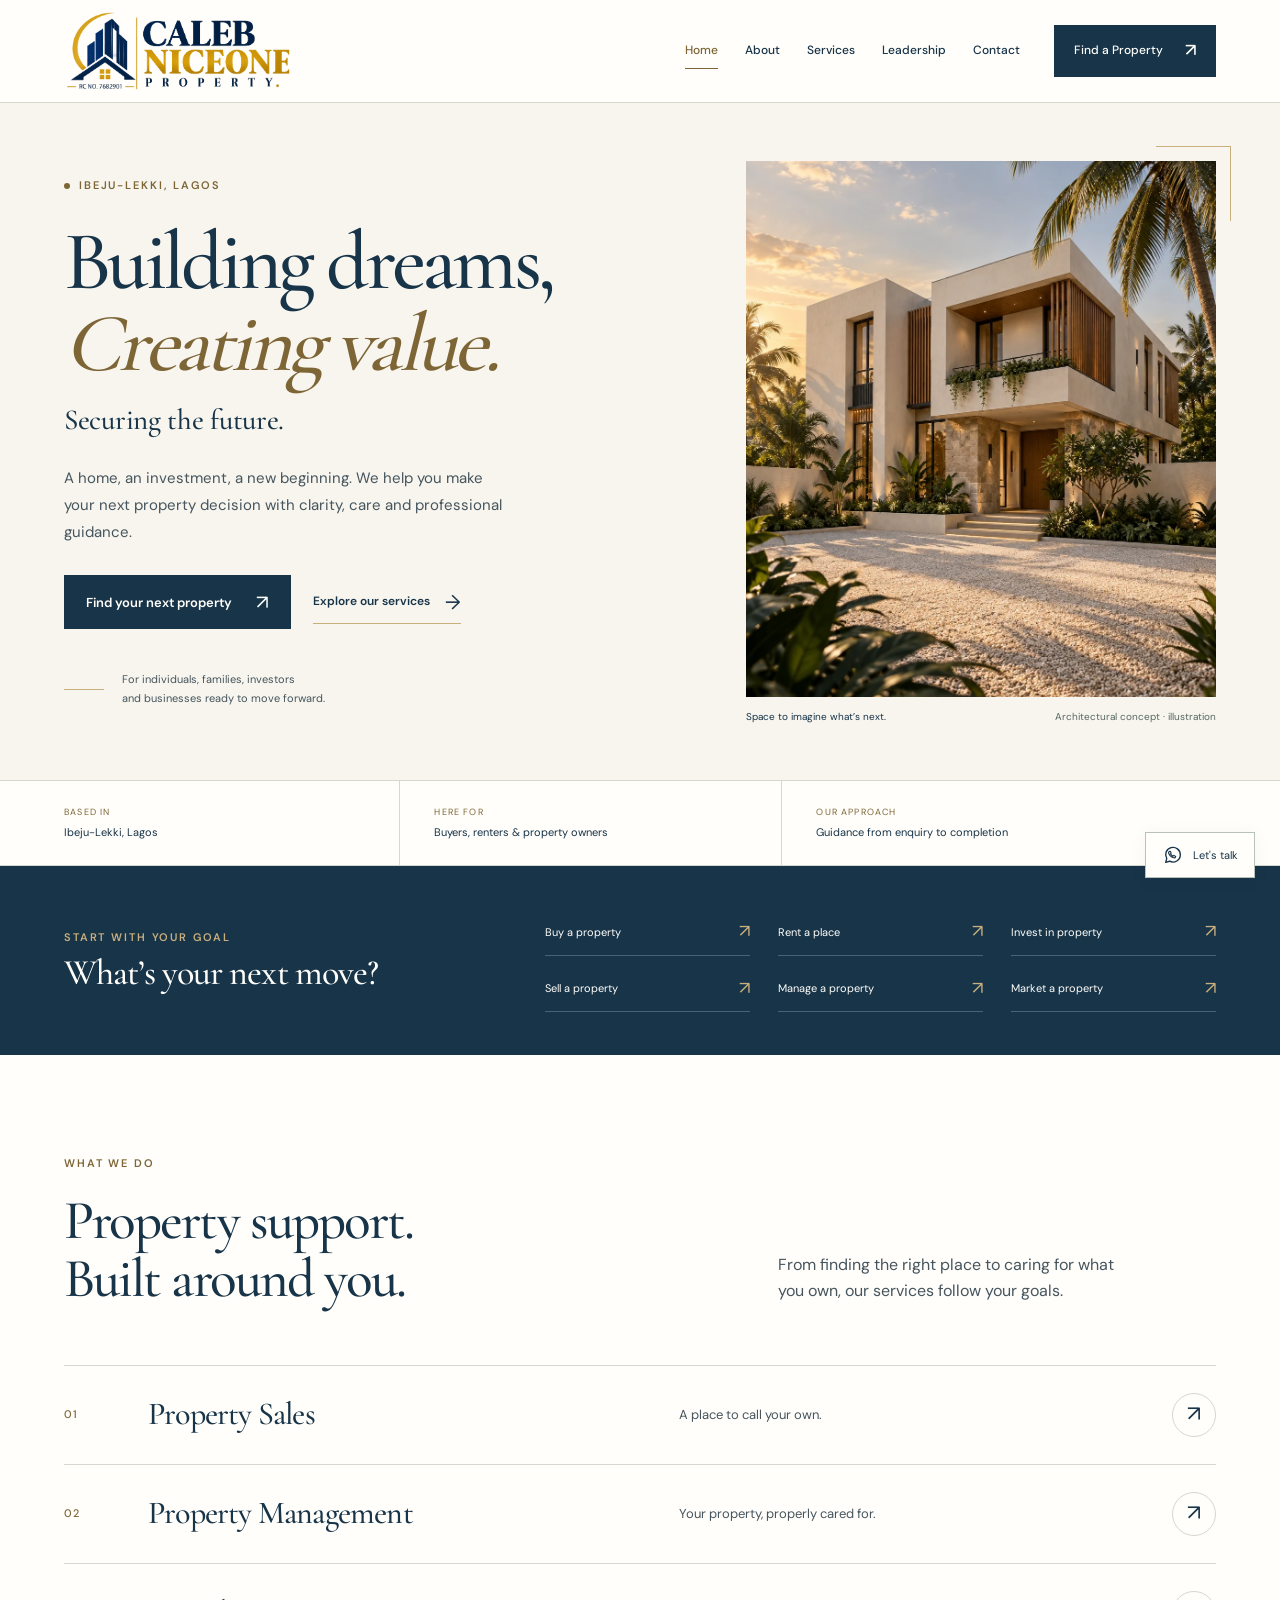
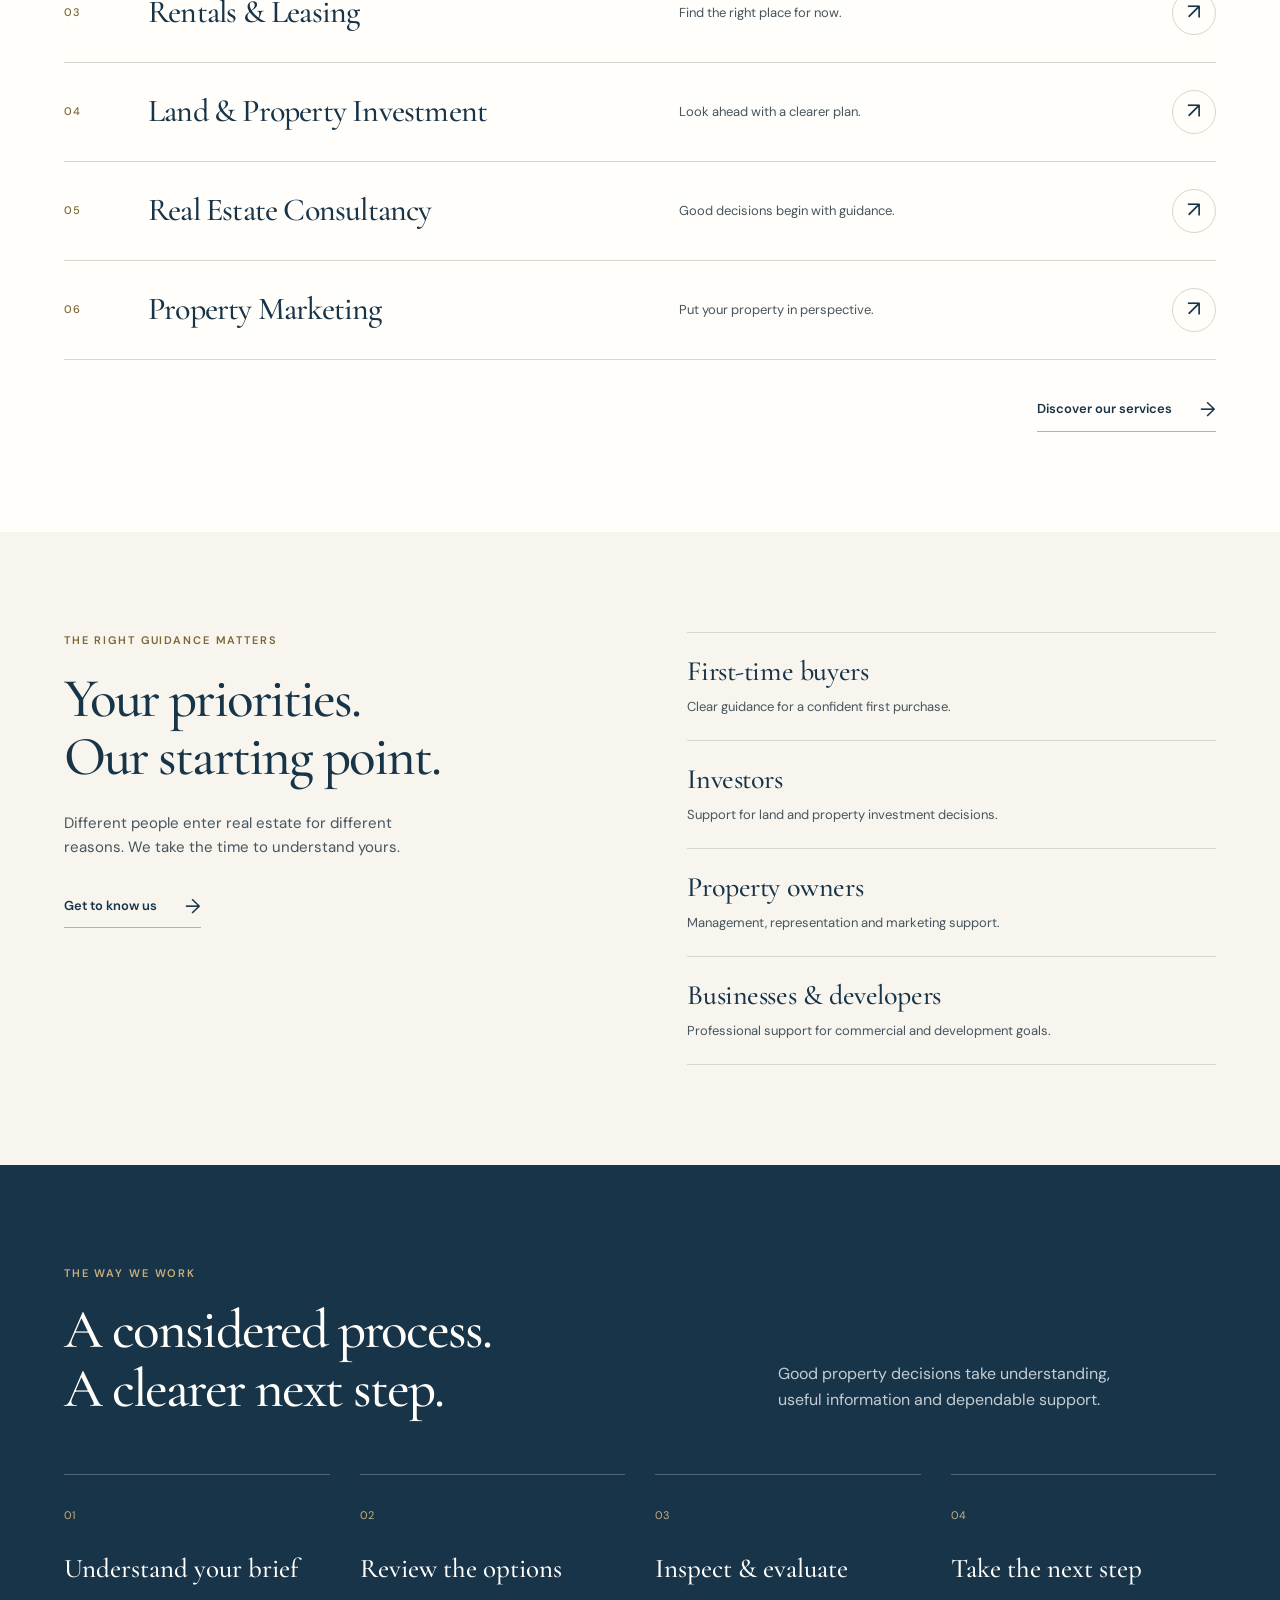
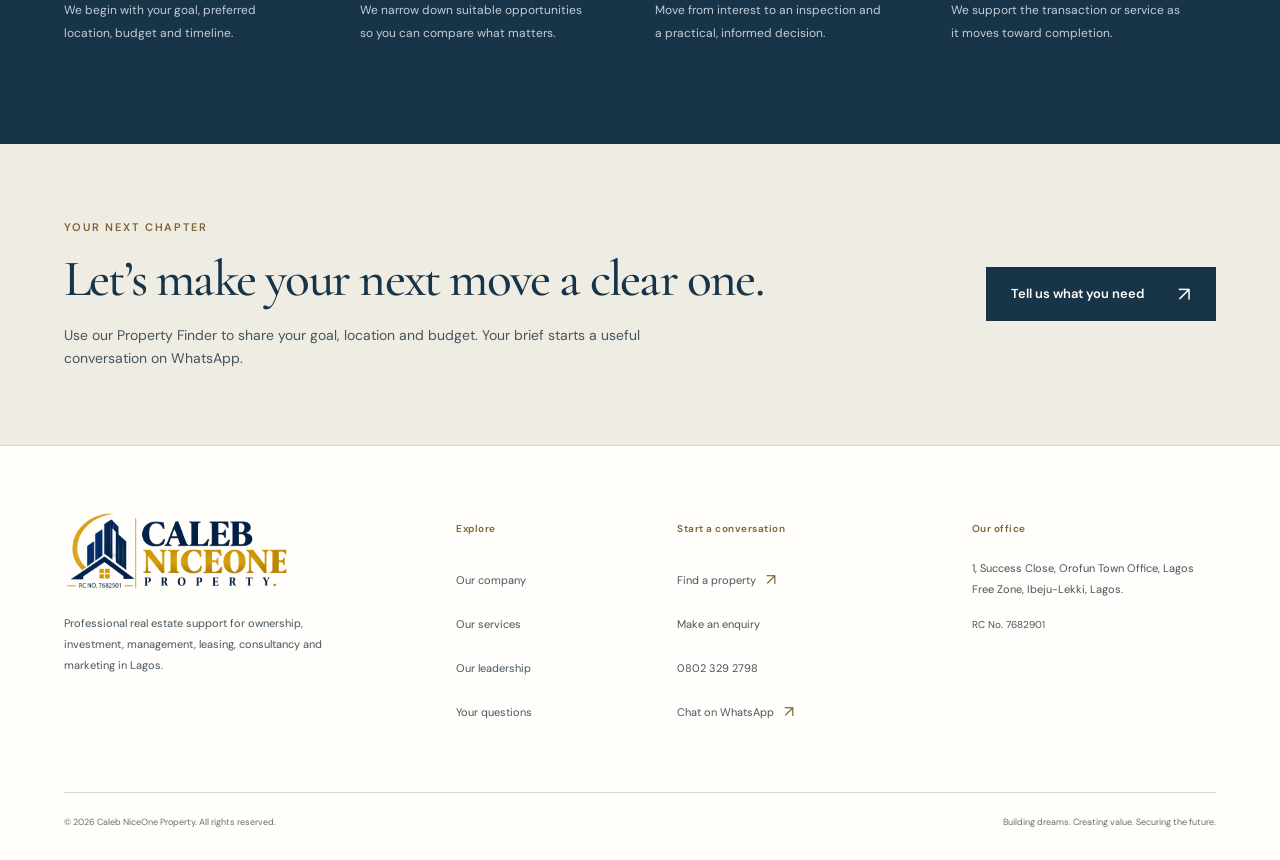
<file: index.html>
<!doctype html>
<html lang="en-NG">
<head>
  <meta charset="utf-8">
  <meta name="viewport" content="width=device-width, initial-scale=1">
  <meta name="theme-color" content="#183449">
  <meta name="description" content="Property sales, rentals, management, investment, consultancy and marketing in Lagos. Start your next property move with Caleb NiceOne Property.">
  <meta property="og:title" content="Caleb NiceOne Property | Real Estate in Lagos">
  <meta property="og:description" content="Property sales, rentals, management, investment, consultancy and marketing in Lagos. Start your next property move with Caleb NiceOne Property.">
  <meta property="og:type" content="website">
  <title>Caleb NiceOne Property | Real Estate in Lagos</title>
  <link rel="icon" href="assets/caleb-niceone-mark.png" type="image/png">
  <link rel="stylesheet" href="assets/styles.css">
  <script type="application/ld+json">{"@context": "https://schema.org", "@type": "RealEstateAgent", "name": "Caleb NiceOne Property", "telephone": "+2348023292798", "identifier": "RC 7682901", "address": {"@type": "PostalAddress", "streetAddress": "1, Success Close, Orofun Town Office, Lagos Free Zone", "addressLocality": "Ibeju-Lekki", "addressRegion": "Lagos", "addressCountry": "NG"}}</script>
</head>
<body>
  <a class="skip" href="#main">Skip to main content</a>
  <header class="site-header">
    <div class="container nav">
      <a class="brand" href="index.html" aria-label="Caleb NiceOne Property home"><img src="assets/caleb-niceone-logo.png" alt="Caleb NiceOne Property" width="1334" height="478"></a>
      <nav class="nav-links" id="primary-navigation" data-nav aria-label="Primary navigation">
        <a href="index.html" aria-current="page">Home</a><a href="about.html">About</a><a href="services.html">Services</a><a href="leadership.html">Leadership</a><a href="contact.html">Contact</a>
        <a class="mobile-finder" href="property-finder.html">Find a Property <span aria-hidden="true">↗</span></a>
      </nav>
      <a class="nav-cta" href="property-finder.html">Find a Property <span aria-hidden="true">↗</span></a>
      <button class="menu-btn" type="button" data-menu aria-label="Open navigation" aria-controls="primary-navigation" aria-expanded="false"><span></span><span></span><span></span></button>
    </div>
  </header>
  <noscript><style>@media(max-width:980px){.nav{flex-wrap:wrap}.nav-links{display:flex;position:static;width:100%;padding:12px 0;box-shadow:none;border:0;flex-direction:row;flex-wrap:wrap;gap:8px 20px}.nav-links a{padding:8px 0}.menu-btn{display:none}}</style></noscript>
  <main id="main">
    <section class="hero">
      <div class="container hero-grid">
        <div class="hero-copy">
          <p class="eyebrow"><span class="location-mark" aria-hidden="true"></span> Ibeju-Lekki, Lagos</p>
          <h1>Building dreams,<br><em>Creating value.</em></h1>
          <p class="hero-slogan">Securing the future.</p>
          <p class="hero-description">A home, an investment, a new beginning. We help you make your next property decision with clarity, care and professional guidance.</p>
          <div class="hero-actions"><a class="btn btn-primary" href="property-finder.html">Find your next property <span aria-hidden="true">↗</span></a><a class="text-link" href="services.html">Explore our services <span aria-hidden="true">→</span></a></div>
          <div class="hero-detail"><span class="small-rule" aria-hidden="true"></span><p>For individuals, families, investors<br>and businesses ready to move forward.</p></div>
        </div>
        <figure class="hero-visual"><img src="assets/architecture-concept.webp" alt="Architectural concept of an ivory contemporary home with tropical palms in warm afternoon light" width="1024" height="1536" fetchpriority="high"><figcaption><span>Space to imagine what’s next.</span><span>Architectural concept · illustration</span></figcaption></figure>
      </div>
    </section>
    <section class="fact-strip" aria-label="Our focus"><div class="container"><p><span>Based in</span> Ibeju-Lekki, Lagos</p><p><span>Here for</span> Buyers, renters & property owners</p><p><span>Our approach</span> Guidance from enquiry to completion</p></div></section>
    <section class="quick-start"><div class="container quick-start-grid"><div><p class="eyebrow">Start with your goal</p><h2>What’s your next move?</h2></div><nav aria-label="Choose your property goal"><a href="property-finder.html?goal=Buy">Buy a property <span aria-hidden="true">↗</span></a><a href="property-finder.html?goal=Rent">Rent a place <span aria-hidden="true">↗</span></a><a href="property-finder.html?goal=Invest">Invest in property <span aria-hidden="true">↗</span></a><a href="property-finder.html?goal=Sell">Sell a property <span aria-hidden="true">↗</span></a><a href="property-finder.html?goal=Property%20management">Manage a property <span aria-hidden="true">↗</span></a><a href="property-finder.html?goal=Property%20marketing">Market a property <span aria-hidden="true">↗</span></a></nav></div></section>
    <section class="section services-overview"><div class="container"><div class="section-heading"><div><p class="eyebrow">What we do</p><h2>Property support.<br>Built around you.</h2></div><p>From finding the right place to caring for what you own, our services follow your goals.</p></div><div class="service-list"><article class="service-row"><span class="index">01</span><h3><a href="services.html#sales">Property Sales</a></h3><p>A place to call your own.</p><a class="service-arrow" href="services.html#sales" aria-label="Explore Property Sales"><span aria-hidden="true">↗</span></a></article><article class="service-row"><span class="index">02</span><h3><a href="services.html#management">Property Management</a></h3><p>Your property, properly cared for.</p><a class="service-arrow" href="services.html#management" aria-label="Explore Property Management"><span aria-hidden="true">↗</span></a></article><article class="service-row"><span class="index">03</span><h3><a href="services.html#rentals">Rentals & Leasing</a></h3><p>Find the right place for now.</p><a class="service-arrow" href="services.html#rentals" aria-label="Explore Rentals & Leasing"><span aria-hidden="true">↗</span></a></article><article class="service-row"><span class="index">04</span><h3><a href="services.html#investment">Land & Property Investment</a></h3><p>Look ahead with a clearer plan.</p><a class="service-arrow" href="services.html#investment" aria-label="Explore Land & Property Investment"><span aria-hidden="true">↗</span></a></article><article class="service-row"><span class="index">05</span><h3><a href="services.html#consultancy">Real Estate Consultancy</a></h3><p>Good decisions begin with guidance.</p><a class="service-arrow" href="services.html#consultancy" aria-label="Explore Real Estate Consultancy"><span aria-hidden="true">↗</span></a></article><article class="service-row"><span class="index">06</span><h3><a href="services.html#marketing">Property Marketing</a></h3><p>Put your property in perspective.</p><a class="service-arrow" href="services.html#marketing" aria-label="Explore Property Marketing"><span aria-hidden="true">↗</span></a></article></div><div class="section-end"><a class="text-link" href="services.html">Discover our services <span aria-hidden="true">→</span></a></div></div></section>
    <section class="section section-cream"><div class="container audience-layout"><div><p class="eyebrow">The right guidance matters</p><h2>Your priorities.<br>Our starting point.</h2><p>Different people enter real estate for different reasons. We take the time to understand yours.</p><a class="text-link" href="about.html">Get to know us <span aria-hidden="true">→</span></a></div><dl class="audience-list"><div><dt>First-time buyers</dt><dd>Clear guidance for a confident first purchase.</dd></div><div><dt>Investors</dt><dd>Support for land and property investment decisions.</dd></div><div><dt>Property owners</dt><dd>Management, representation and marketing support.</dd></div><div><dt>Businesses & developers</dt><dd>Professional support for commercial and development goals.</dd></div></dl></div></section>
    <section class="section section-navy">
      <div class="container"><div class="section-heading"><div><p class="eyebrow">The way we work</p><h2>A considered process.<br>A clearer next step.</h2></div><p>Good property decisions take understanding, useful information and dependable support.</p></div><ol class="process"><li><span class="process-number">01</span><h3>Understand your brief</h3><p>We begin with your goal, preferred location, budget and timeline.</p></li><li><span class="process-number">02</span><h3>Review the options</h3><p>We narrow down suitable opportunities so you can compare what matters.</p></li><li><span class="process-number">03</span><h3>Inspect & evaluate</h3><p>Move from interest to an inspection and a practical, informed decision.</p></li><li><span class="process-number">04</span><h3>Take the next step</h3><p>We support the transaction or service as it moves toward completion.</p></li></ol></div>
    </section>
    <section class="enquiry-section">
      <div class="container enquiry-band"><div><p class="eyebrow">Your next chapter</p><h2>Let’s make your next move a clear one.</h2><p>Use our Property Finder to share your goal, location and budget. Your brief starts a useful conversation on WhatsApp.</p></div><a class="btn btn-primary" href="property-finder.html">Tell us what you need <span aria-hidden="true">↗</span></a></div>
    </section>

  </main>
  <footer class="site-footer">
    <div class="container footer-grid">
      <div class="footer-brand"><a href="index.html" aria-label="Caleb NiceOne Property home"><img class="footer-logo" src="assets/caleb-niceone-logo.png" alt="Caleb NiceOne Property" width="1334" height="478" loading="lazy"></a><p>Professional real estate support for ownership, investment, management, leasing, consultancy and marketing in Lagos.</p></div>
      <div><h2>Explore</h2><div class="footer-links"><a href="about.html">Our company</a><a href="services.html">Our services</a><a href="leadership.html">Our leadership</a><a href="contact.html#faq">Your questions</a></div></div>
      <div><h2>Start a conversation</h2><div class="footer-links"><a href="property-finder.html">Find a property <span aria-hidden="true">↗</span></a><a href="contact.html">Make an enquiry</a><a href="tel:+2348023292798">0802 329 2798</a><a href="https://wa.me/2348023292798" data-whatsapp>Chat on WhatsApp <span aria-hidden="true">↗</span></a></div></div>
      <div class="footer-office"><h2>Our office</h2><address>1, Success Close, Orofun Town Office, Lagos Free Zone, Ibeju-Lekki, Lagos.</address><p class="registration">RC No. 7682901</p></div>
    </div>
    <div class="container footer-bottom"><span>© <span data-year>2026</span> Caleb NiceOne Property. All rights reserved.</span><span>Building dreams. Creating value. Securing the future.</span></div>
  </footer>
  <aside aria-label="Quick contact"><a class="float-whatsapp" href="https://wa.me/2348023292798" data-whatsapp aria-label="Make an enquiry on WhatsApp"><svg viewBox="0 0 24 24" fill="none" aria-hidden="true"><path d="M20 11.7a8 8 0 0 1-11.7 7.1L4 20l1.2-4.1A8 8 0 1 1 20 11.7Z" stroke="currentColor" stroke-width="1.5" stroke-linejoin="round"/><path d="M8.4 8.1c.3-.3.6-.2.8.1l.7 1.3c.2.3.1.5-.2.8l-.4.4c.5 1.1 1.5 2.1 2.7 2.6l.4-.5c.2-.3.5-.4.8-.2l1.4.7c.3.1.4.4.2.8-.4.9-1.2 1.2-2.1.9-2.7-.8-4.9-3-5.5-5.3-.2-.6.3-1.3 1.2-1.6Z" stroke="currentColor" stroke-width="1.3" stroke-linejoin="round"/></svg><span>Let's talk</span></a></aside>
  <script src="assets/site.js" defer></script>
</body>
</html>
</file>
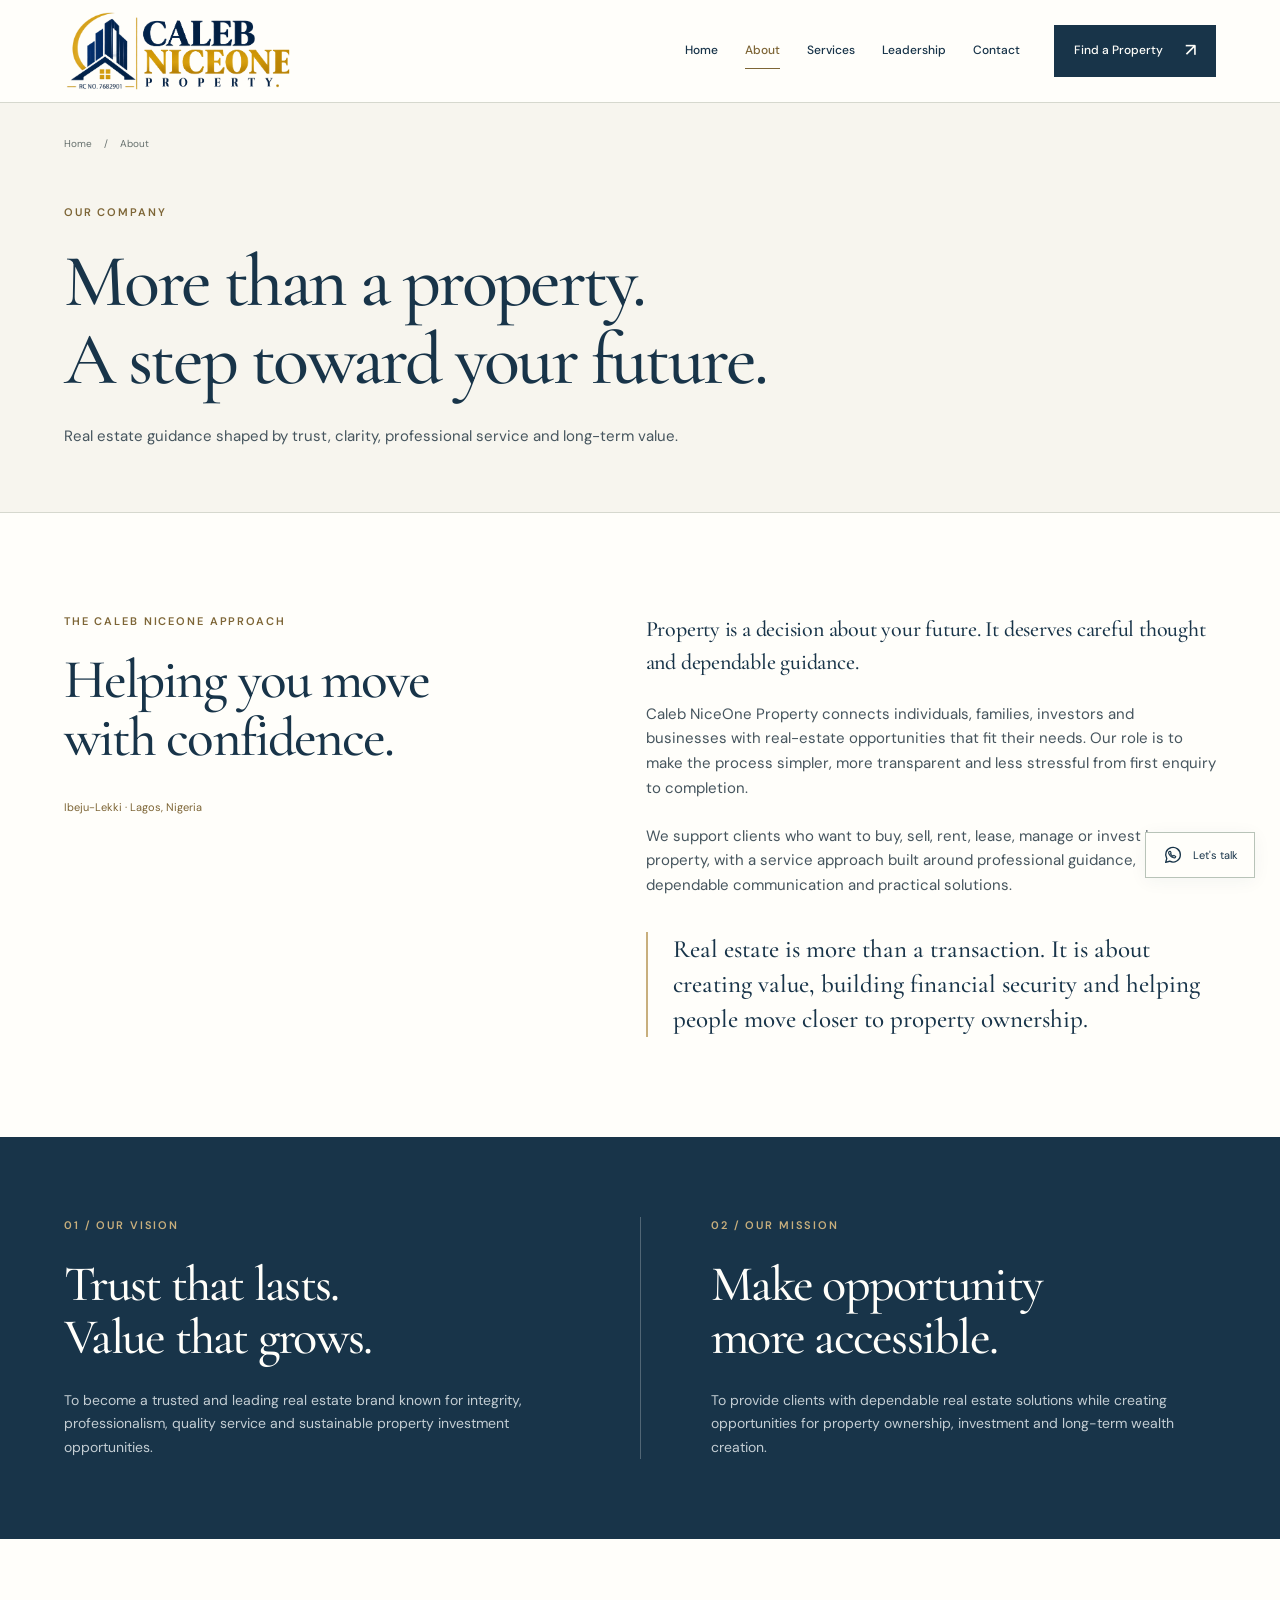
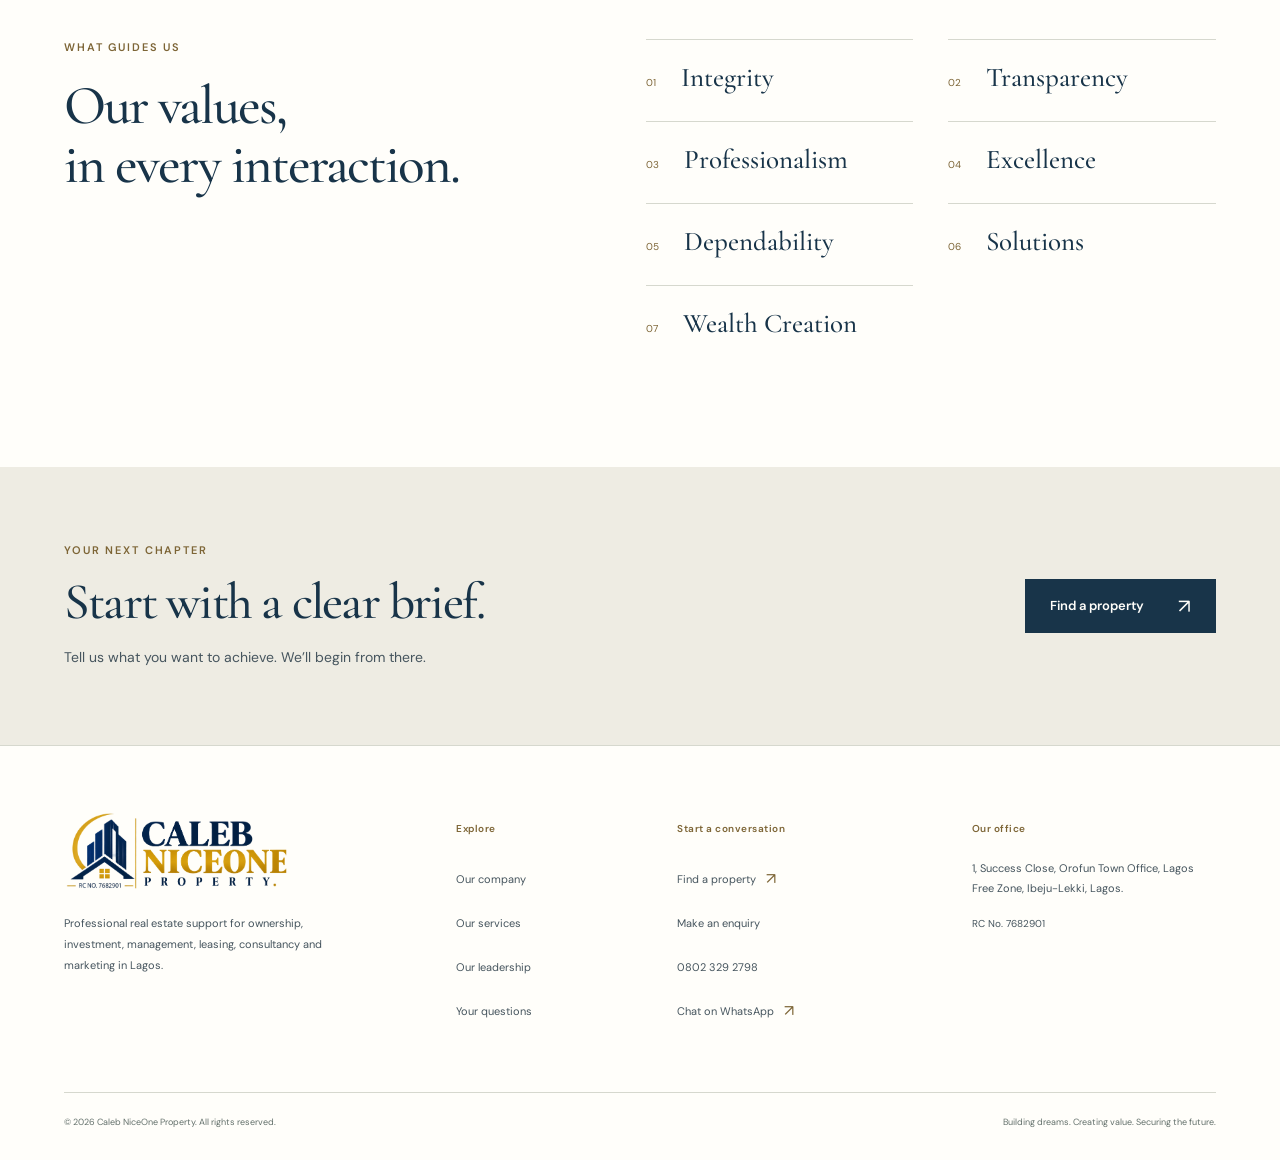
<file: about.html>
<!doctype html>
<html lang="en-NG">
<head>
  <meta charset="utf-8">
  <meta name="viewport" content="width=device-width, initial-scale=1">
  <meta name="theme-color" content="#183449">
  <meta name="description" content="Meet Caleb NiceOne Property, a Lagos real estate company guided by integrity, professional service and long-term value.">
  <meta property="og:title" content="About | Caleb NiceOne Property">
  <meta property="og:description" content="Meet Caleb NiceOne Property, a Lagos real estate company guided by integrity, professional service and long-term value.">
  <meta property="og:type" content="website">
  <title>About | Caleb NiceOne Property</title>
  <link rel="icon" href="assets/caleb-niceone-mark.png" type="image/png">
  <link rel="stylesheet" href="assets/styles.css">
  <script type="application/ld+json">{"@context": "https://schema.org", "@type": "RealEstateAgent", "name": "Caleb NiceOne Property", "telephone": "+2348023292798", "identifier": "RC 7682901", "address": {"@type": "PostalAddress", "streetAddress": "1, Success Close, Orofun Town Office, Lagos Free Zone", "addressLocality": "Ibeju-Lekki", "addressRegion": "Lagos", "addressCountry": "NG"}}</script>
</head>
<body>
  <a class="skip" href="#main">Skip to main content</a>
  <header class="site-header">
    <div class="container nav">
      <a class="brand" href="index.html" aria-label="Caleb NiceOne Property home"><img src="assets/caleb-niceone-logo.png" alt="Caleb NiceOne Property" width="1334" height="478"></a>
      <nav class="nav-links" id="primary-navigation" data-nav aria-label="Primary navigation">
        <a href="index.html">Home</a><a href="about.html" aria-current="page">About</a><a href="services.html">Services</a><a href="leadership.html">Leadership</a><a href="contact.html">Contact</a>
        <a class="mobile-finder" href="property-finder.html">Find a Property <span aria-hidden="true">↗</span></a>
      </nav>
      <a class="nav-cta" href="property-finder.html">Find a Property <span aria-hidden="true">↗</span></a>
      <button class="menu-btn" type="button" data-menu aria-label="Open navigation" aria-controls="primary-navigation" aria-expanded="false"><span></span><span></span><span></span></button>
    </div>
  </header>
  <noscript><style>@media(max-width:980px){.nav{flex-wrap:wrap}.nav-links{display:flex;position:static;width:100%;padding:12px 0;box-shadow:none;border:0;flex-direction:row;flex-wrap:wrap;gap:8px 20px}.nav-links a{padding:8px 0}.menu-btn{display:none}}</style></noscript>
  <main id="main">
    <section class="page-hero">
      <div class="container">
        <nav class="breadcrumb" aria-label="Breadcrumb"><a href="index.html">Home</a><span aria-hidden="true">/</span><span aria-current="page">About</span></nav>
        <p class="eyebrow">Our company</p>
        <h1>More than a property.<br>A step toward your future.</h1>
        <p class="page-intro">Real estate guidance shaped by trust, clarity, professional service and long-term value.</p>
      </div>
    </section>
    <section class="section"><div class="container story-layout"><div><p class="eyebrow">The Caleb NiceOne approach</p><h2>Helping you move<br>with confidence.</h2><p class="location-note">Ibeju-Lekki · Lagos, Nigeria</p></div><div class="story-copy"><p class="lead">Property is a decision about your future. It deserves careful thought and dependable guidance.</p><p>Caleb NiceOne Property connects individuals, families, investors and businesses with real-estate opportunities that fit their needs. Our role is to make the process simpler, more transparent and less stressful from first enquiry to completion.</p><p>We support clients who want to buy, sell, rent, lease, manage or invest in property, with a service approach built around professional guidance, dependable communication and practical solutions.</p><blockquote>Real estate is more than a transaction. It is about creating value, building financial security and helping people move closer to property ownership.</blockquote></div></div></section>
    <section class="purpose-section"><div class="container purpose-grid"><article><p class="eyebrow">01 / Our vision</p><h2>Trust that lasts.<br>Value that grows.</h2><p>To become a trusted and leading real estate brand known for integrity, professionalism, quality service and sustainable property investment opportunities.</p></article><article><p class="eyebrow">02 / Our mission</p><h2>Make opportunity<br>more accessible.</h2><p>To provide clients with dependable real estate solutions while creating opportunities for property ownership, investment and long-term wealth creation.</p></article></div></section>
    <section class="section"><div class="container values-layout"><div><p class="eyebrow">What guides us</p><h2>Our values,<br>in every interaction.</h2></div><ol class="values-list"><li><span>01</span><h3>Integrity</h3></li><li><span>02</span><h3>Transparency</h3></li><li><span>03</span><h3>Professionalism</h3></li><li><span>04</span><h3>Excellence</h3></li><li><span>05</span><h3>Dependability</h3></li><li><span>06</span><h3>Solutions</h3></li><li><span>07</span><h3>Wealth Creation</h3></li></ol></div></section>
    <section class="enquiry-section">
      <div class="container enquiry-band"><div><p class="eyebrow">Your next chapter</p><h2>Start with a clear brief.</h2><p>Tell us what you want to achieve. We’ll begin from there.</p></div><a class="btn btn-primary" href="property-finder.html">Find a property <span aria-hidden="true">↗</span></a></div>
    </section>

  </main>
  <footer class="site-footer">
    <div class="container footer-grid">
      <div class="footer-brand"><a href="index.html" aria-label="Caleb NiceOne Property home"><img class="footer-logo" src="assets/caleb-niceone-logo.png" alt="Caleb NiceOne Property" width="1334" height="478" loading="lazy"></a><p>Professional real estate support for ownership, investment, management, leasing, consultancy and marketing in Lagos.</p></div>
      <div><h2>Explore</h2><div class="footer-links"><a href="about.html">Our company</a><a href="services.html">Our services</a><a href="leadership.html">Our leadership</a><a href="contact.html#faq">Your questions</a></div></div>
      <div><h2>Start a conversation</h2><div class="footer-links"><a href="property-finder.html">Find a property <span aria-hidden="true">↗</span></a><a href="contact.html">Make an enquiry</a><a href="tel:+2348023292798">0802 329 2798</a><a href="https://wa.me/2348023292798" data-whatsapp>Chat on WhatsApp <span aria-hidden="true">↗</span></a></div></div>
      <div class="footer-office"><h2>Our office</h2><address>1, Success Close, Orofun Town Office, Lagos Free Zone, Ibeju-Lekki, Lagos.</address><p class="registration">RC No. 7682901</p></div>
    </div>
    <div class="container footer-bottom"><span>© <span data-year>2026</span> Caleb NiceOne Property. All rights reserved.</span><span>Building dreams. Creating value. Securing the future.</span></div>
  </footer>
  <aside aria-label="Quick contact"><a class="float-whatsapp" href="https://wa.me/2348023292798" data-whatsapp aria-label="Make an enquiry on WhatsApp"><svg viewBox="0 0 24 24" fill="none" aria-hidden="true"><path d="M20 11.7a8 8 0 0 1-11.7 7.1L4 20l1.2-4.1A8 8 0 1 1 20 11.7Z" stroke="currentColor" stroke-width="1.5" stroke-linejoin="round"/><path d="M8.4 8.1c.3-.3.6-.2.8.1l.7 1.3c.2.3.1.5-.2.8l-.4.4c.5 1.1 1.5 2.1 2.7 2.6l.4-.5c.2-.3.5-.4.8-.2l1.4.7c.3.1.4.4.2.8-.4.9-1.2 1.2-2.1.9-2.7-.8-4.9-3-5.5-5.3-.2-.6.3-1.3 1.2-1.6Z" stroke="currentColor" stroke-width="1.3" stroke-linejoin="round"/></svg><span>Let's talk</span></a></aside>
  <script src="assets/site.js" defer></script>
</body>
</html>
</file>
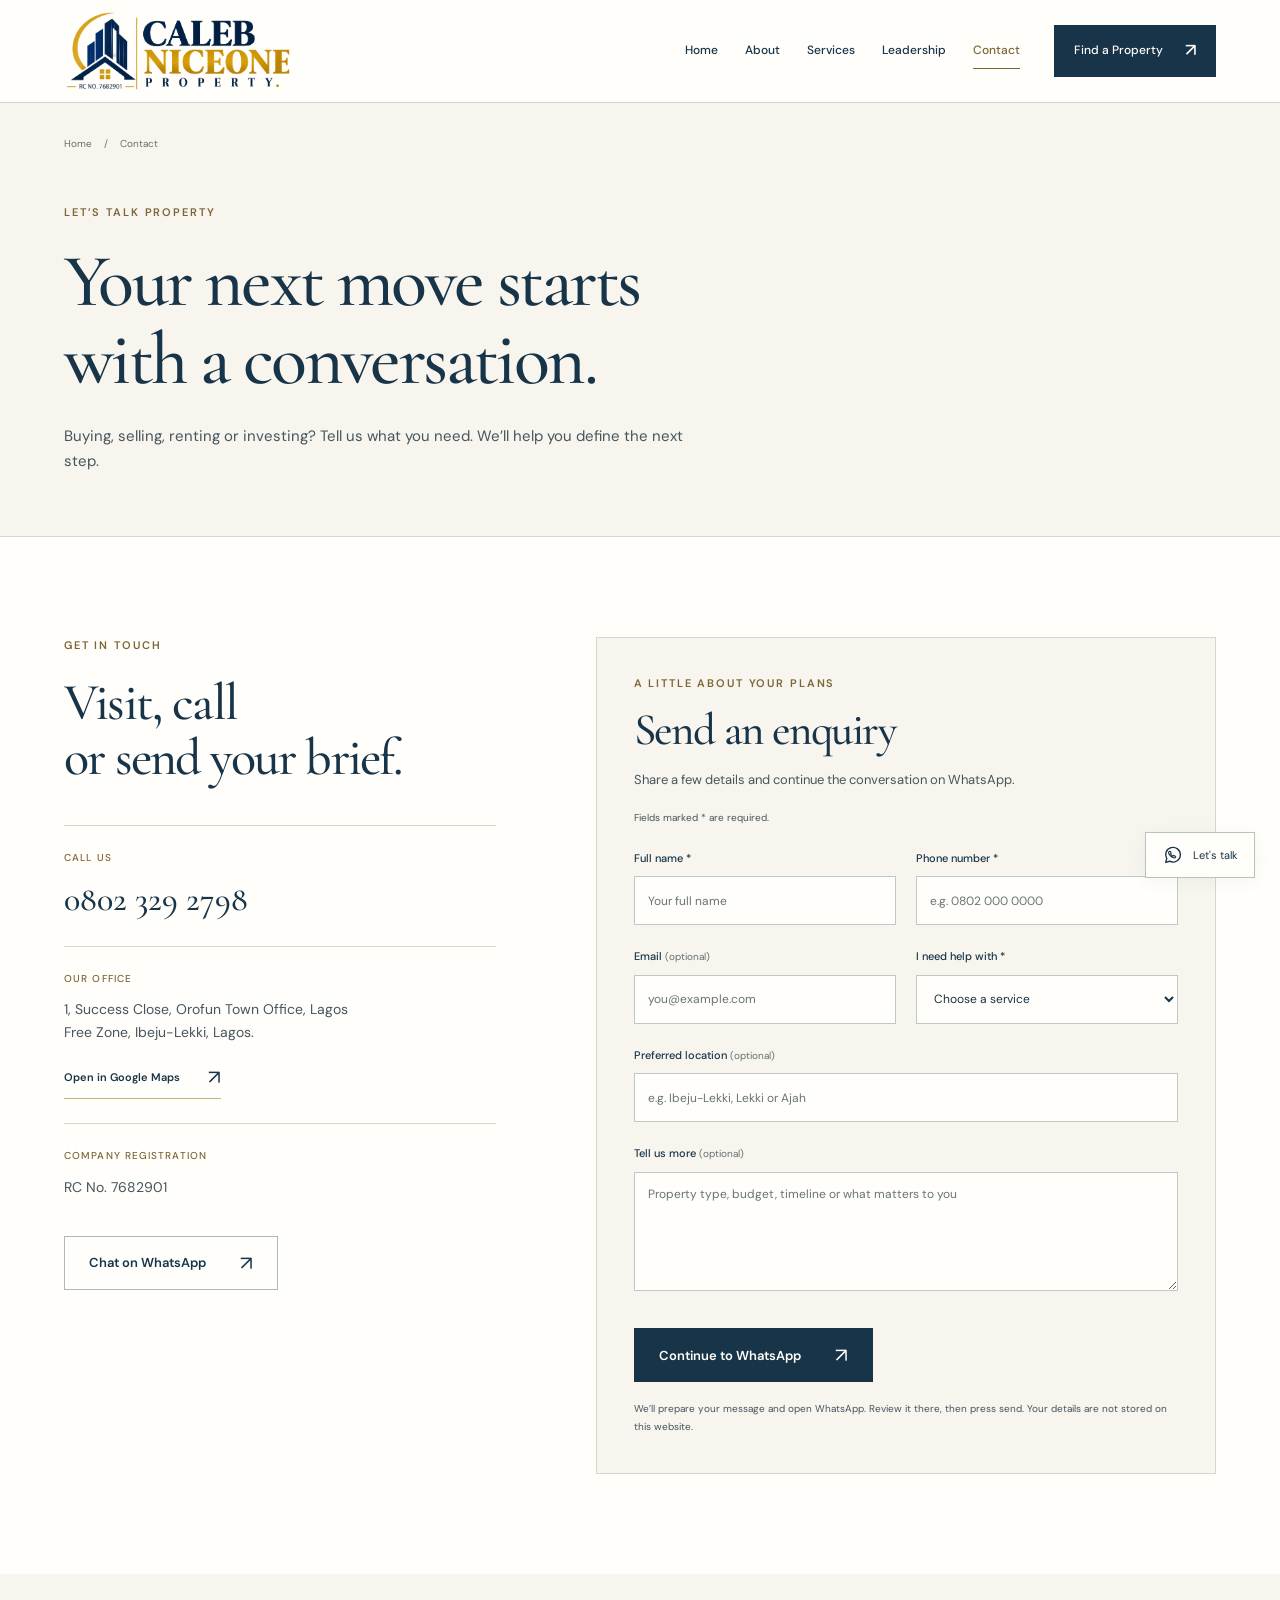
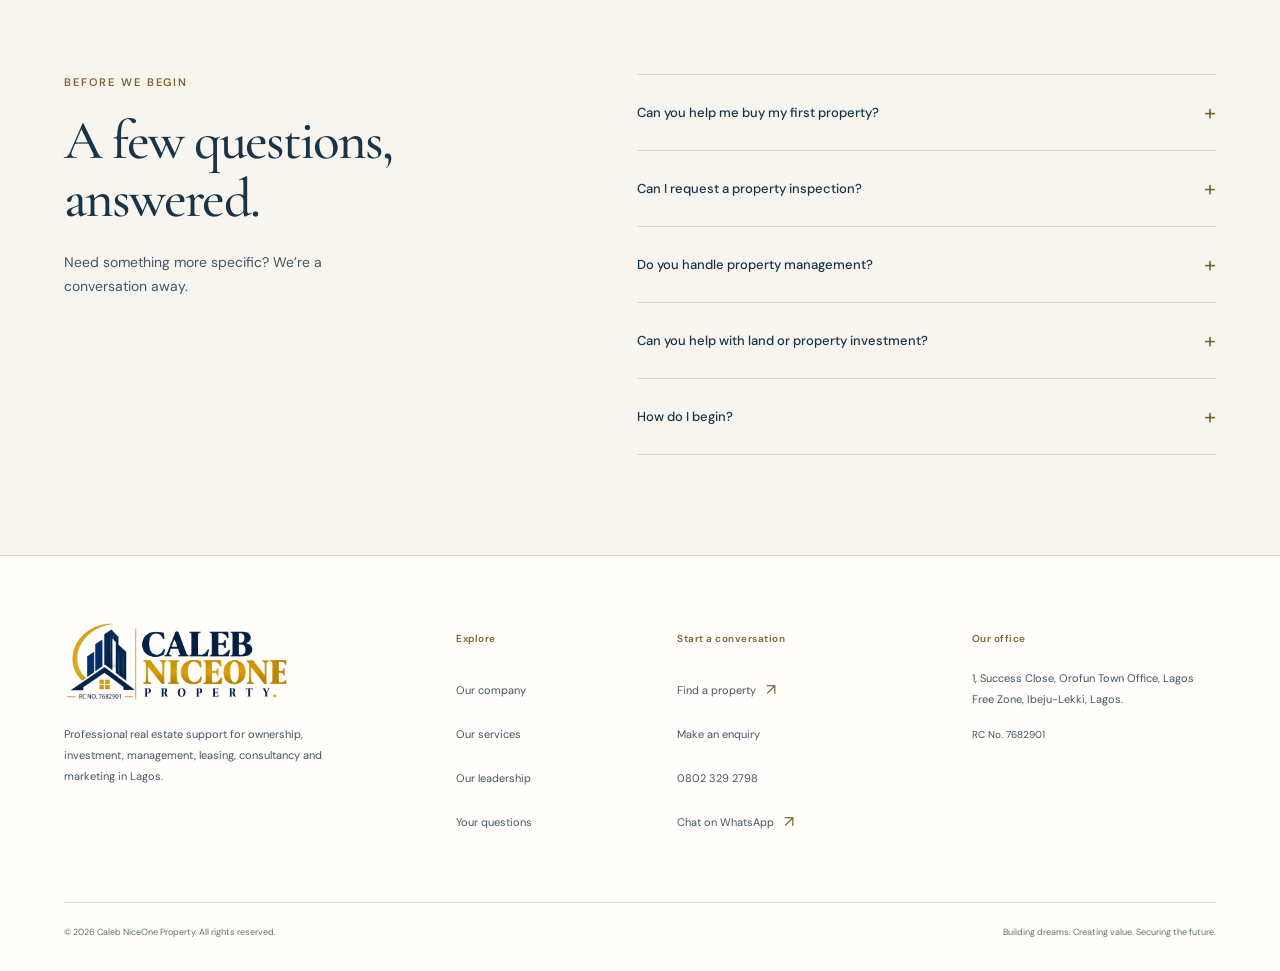
<file: contact.html>
<!doctype html>
<html lang="en-NG">
<head>
  <meta charset="utf-8">
  <meta name="viewport" content="width=device-width, initial-scale=1">
  <meta name="theme-color" content="#183449">
  <meta name="description" content="Contact Caleb NiceOne Property in Ibeju-Lekki, Lagos for sales, rentals, management, investment and consultancy. Call 0802 329 2798.">
  <meta property="og:title" content="Contact | Caleb NiceOne Property">
  <meta property="og:description" content="Contact Caleb NiceOne Property in Ibeju-Lekki, Lagos for sales, rentals, management, investment and consultancy. Call 0802 329 2798.">
  <meta property="og:type" content="website">
  <title>Contact | Caleb NiceOne Property</title>
  <link rel="icon" href="assets/caleb-niceone-mark.png" type="image/png">
  <link rel="stylesheet" href="assets/styles.css">
  <script type="application/ld+json">{"@context": "https://schema.org", "@type": "RealEstateAgent", "name": "Caleb NiceOne Property", "telephone": "+2348023292798", "identifier": "RC 7682901", "address": {"@type": "PostalAddress", "streetAddress": "1, Success Close, Orofun Town Office, Lagos Free Zone", "addressLocality": "Ibeju-Lekki", "addressRegion": "Lagos", "addressCountry": "NG"}}</script>
</head>
<body>
  <a class="skip" href="#main">Skip to main content</a>
  <header class="site-header">
    <div class="container nav">
      <a class="brand" href="index.html" aria-label="Caleb NiceOne Property home"><img src="assets/caleb-niceone-logo.png" alt="Caleb NiceOne Property" width="1334" height="478"></a>
      <nav class="nav-links" id="primary-navigation" data-nav aria-label="Primary navigation">
        <a href="index.html">Home</a><a href="about.html">About</a><a href="services.html">Services</a><a href="leadership.html">Leadership</a><a href="contact.html" aria-current="page">Contact</a>
        <a class="mobile-finder" href="property-finder.html">Find a Property <span aria-hidden="true">↗</span></a>
      </nav>
      <a class="nav-cta" href="property-finder.html">Find a Property <span aria-hidden="true">↗</span></a>
      <button class="menu-btn" type="button" data-menu aria-label="Open navigation" aria-controls="primary-navigation" aria-expanded="false"><span></span><span></span><span></span></button>
    </div>
  </header>
  <noscript><style>@media(max-width:980px){.nav{flex-wrap:wrap}.nav-links{display:flex;position:static;width:100%;padding:12px 0;box-shadow:none;border:0;flex-direction:row;flex-wrap:wrap;gap:8px 20px}.nav-links a{padding:8px 0}.menu-btn{display:none}}</style></noscript>
  <main id="main">
    <section class="page-hero">
      <div class="container">
        <nav class="breadcrumb" aria-label="Breadcrumb"><a href="index.html">Home</a><span aria-hidden="true">/</span><span aria-current="page">Contact</span></nav>
        <p class="eyebrow">Let’s talk property</p>
        <h1>Your next move starts<br>with a conversation.</h1>
        <p class="page-intro">Buying, selling, renting or investing? Tell us what you need. We’ll help you define the next step.</p>
      </div>
    </section>
    <section class="section"><div class="container contact-layout">
      <section class="contact-info" aria-labelledby="contact-details"><p class="eyebrow">Get in touch</p><h2 id="contact-details">Visit, call<br>or send your brief.</h2><dl class="contact-lines"><div><dt>Call us</dt><dd><a class="contact-phone" href="tel:+2348023292798">0802 329 2798</a></dd></div><div><dt>Our office</dt><dd><address>1, Success Close, Orofun Town Office, Lagos Free Zone, Ibeju-Lekki, Lagos.</address><a class="text-link" href="https://www.google.com/maps/search/?api=1&amp;query=1%2C+Success+Close%2C+Orofun+Town+Office%2C+Lagos+Free+Zone%2C+Ibeju-Lekki%2C+Lagos" target="_blank" rel="noopener noreferrer">Open in Google Maps <span aria-hidden="true">↗</span></a></dd></div><div><dt>Company registration</dt><dd>RC No. 7682901</dd></div></dl><a class="btn btn-outline" href="https://wa.me/2348023292798" data-whatsapp>Chat on WhatsApp <span aria-hidden="true">↗</span></a></section>
      <section class="form-shell" aria-labelledby="enquiry-title"><p class="eyebrow">A little about your plans</p><h2 id="enquiry-title">Send an enquiry</h2><p class="form-intro">Share a few details and continue the conversation on WhatsApp.</p><p class="required-note">Fields marked <span aria-hidden="true">*</span> are required.</p>
        <form id="contactForm" method="post">
          <div class="form-grid">
            <div class="field"><label for="name">Full name <span aria-hidden="true">*</span></label><input id="name" name="name" autocomplete="name" placeholder="Your full name" required></div>
            <div class="field"><label for="phone">Phone number <span aria-hidden="true">*</span></label><input id="phone" name="phone" type="tel" inputmode="tel" autocomplete="tel" placeholder="e.g. 0802 000 0000" required></div>
            <div class="field"><label for="email">Email <span class="optional">(optional)</span></label><input id="email" name="email" type="email" autocomplete="email" placeholder="you@example.com"></div>
            <div class="field"><label for="interest">I need help with <span aria-hidden="true">*</span></label><select id="interest" name="interest" required><option value="">Choose a service</option><option>Buying a property</option><option>Renting or leasing</option><option>Selling a property</option><option>Property management</option><option>Property investment</option><option>Consultancy</option><option>Property marketing</option></select></div>
            <div class="field full"><label for="location">Preferred location <span class="optional">(optional)</span></label><input id="location" name="location" placeholder="e.g. Ibeju-Lekki, Lekki or Ajah"></div>
            <div class="field full"><label for="message">Tell us more <span class="optional">(optional)</span></label><textarea id="message" name="message" rows="4" placeholder="Property type, budget, timeline or what matters to you"></textarea></div>
          </div>
          <div class="form-actions"><button class="btn btn-primary" type="submit" disabled data-form-submit>Continue to WhatsApp <span aria-hidden="true">↗</span></button></div>
          <p class="form-note">We’ll prepare your message and open WhatsApp. Review it there, then press send. Your details are not stored on this website.</p>
          <div class="form-status" data-form-status role="status" aria-live="polite" aria-atomic="true"></div>
          <noscript><style>form button[type=submit]{display:none}</style><p class="form-status">To send your enquiry, <a href="https://wa.me/2348023292798">chat with us on WhatsApp</a> or <a href="tel:+2348023292798">call 0802 329 2798</a>. The form handoff requires JavaScript.</p></noscript>
        </form>
      </section>
    </div></section>
    <section class="section section-cream" id="faq"><div class="container faq-layout"><div><p class="eyebrow">Before we begin</p><h2>A few questions,<br>answered.</h2><p>Need something more specific? We’re a conversation away.</p></div><div class="faq"><details><summary>Can you help me buy my first property?<span aria-hidden="true">+</span></summary><p>Yes. We can start by understanding your preferred location, property type, budget and timeline, then guide you through the next practical steps.</p></details><details><summary>Can I request a property inspection?<span aria-hidden="true">+</span></summary><p>Yes. Send the property or type of property you are interested in through the contact form or WhatsApp so an inspection request can be discussed.</p></details><details><summary>Do you handle property management?<span aria-hidden="true">+</span></summary><p>Yes. Property management is one of Caleb NiceOne Property’s core services for owners who need dependable oversight and representation.</p></details><details><summary>Can you help with land or property investment?<span aria-hidden="true">+</span></summary><p>Yes. We support clients exploring land and property investment opportunities who need clearer guidance before making a decision.</p></details><details><summary>How do I begin?<span aria-hidden="true">+</span></summary><p>Call <a href="tel:+2348023292798">0802 329 2798</a>, send a <a href="https://wa.me/2348023292798" data-whatsapp>WhatsApp enquiry</a>, or use our <a href="property-finder.html">Property Finder</a> to share a structured brief.</p></details></div></div></section>

  </main>
  <footer class="site-footer">
    <div class="container footer-grid">
      <div class="footer-brand"><a href="index.html" aria-label="Caleb NiceOne Property home"><img class="footer-logo" src="assets/caleb-niceone-logo.png" alt="Caleb NiceOne Property" width="1334" height="478" loading="lazy"></a><p>Professional real estate support for ownership, investment, management, leasing, consultancy and marketing in Lagos.</p></div>
      <div><h2>Explore</h2><div class="footer-links"><a href="about.html">Our company</a><a href="services.html">Our services</a><a href="leadership.html">Our leadership</a><a href="contact.html#faq">Your questions</a></div></div>
      <div><h2>Start a conversation</h2><div class="footer-links"><a href="property-finder.html">Find a property <span aria-hidden="true">↗</span></a><a href="contact.html">Make an enquiry</a><a href="tel:+2348023292798">0802 329 2798</a><a href="https://wa.me/2348023292798" data-whatsapp>Chat on WhatsApp <span aria-hidden="true">↗</span></a></div></div>
      <div class="footer-office"><h2>Our office</h2><address>1, Success Close, Orofun Town Office, Lagos Free Zone, Ibeju-Lekki, Lagos.</address><p class="registration">RC No. 7682901</p></div>
    </div>
    <div class="container footer-bottom"><span>© <span data-year>2026</span> Caleb NiceOne Property. All rights reserved.</span><span>Building dreams. Creating value. Securing the future.</span></div>
  </footer>
  <aside aria-label="Quick contact"><a class="float-whatsapp" href="https://wa.me/2348023292798" data-whatsapp aria-label="Make an enquiry on WhatsApp"><svg viewBox="0 0 24 24" fill="none" aria-hidden="true"><path d="M20 11.7a8 8 0 0 1-11.7 7.1L4 20l1.2-4.1A8 8 0 1 1 20 11.7Z" stroke="currentColor" stroke-width="1.5" stroke-linejoin="round"/><path d="M8.4 8.1c.3-.3.6-.2.8.1l.7 1.3c.2.3.1.5-.2.8l-.4.4c.5 1.1 1.5 2.1 2.7 2.6l.4-.5c.2-.3.5-.4.8-.2l1.4.7c.3.1.4.4.2.8-.4.9-1.2 1.2-2.1.9-2.7-.8-4.9-3-5.5-5.3-.2-.6.3-1.3 1.2-1.6Z" stroke="currentColor" stroke-width="1.3" stroke-linejoin="round"/></svg><span>Let's talk</span></a></aside>
  <script src="assets/site.js" defer></script>
</body>
</html>
</file>
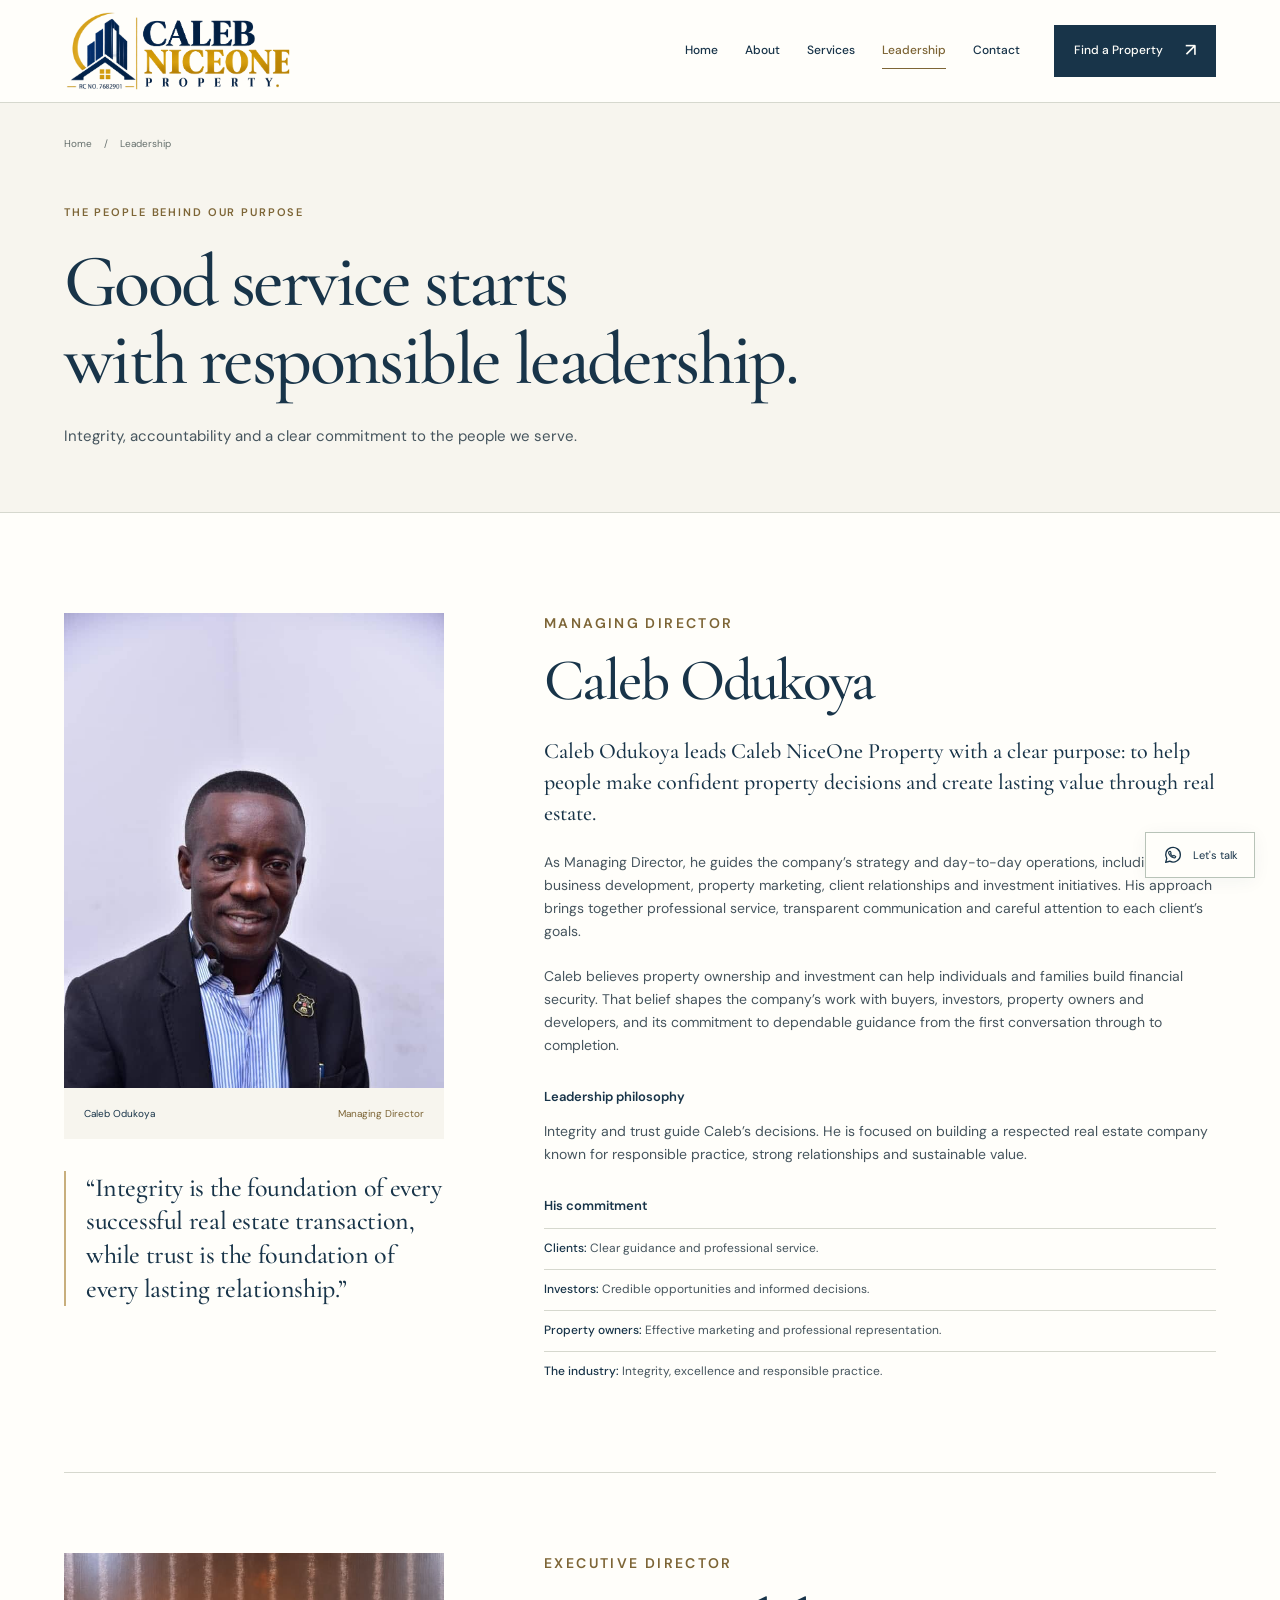
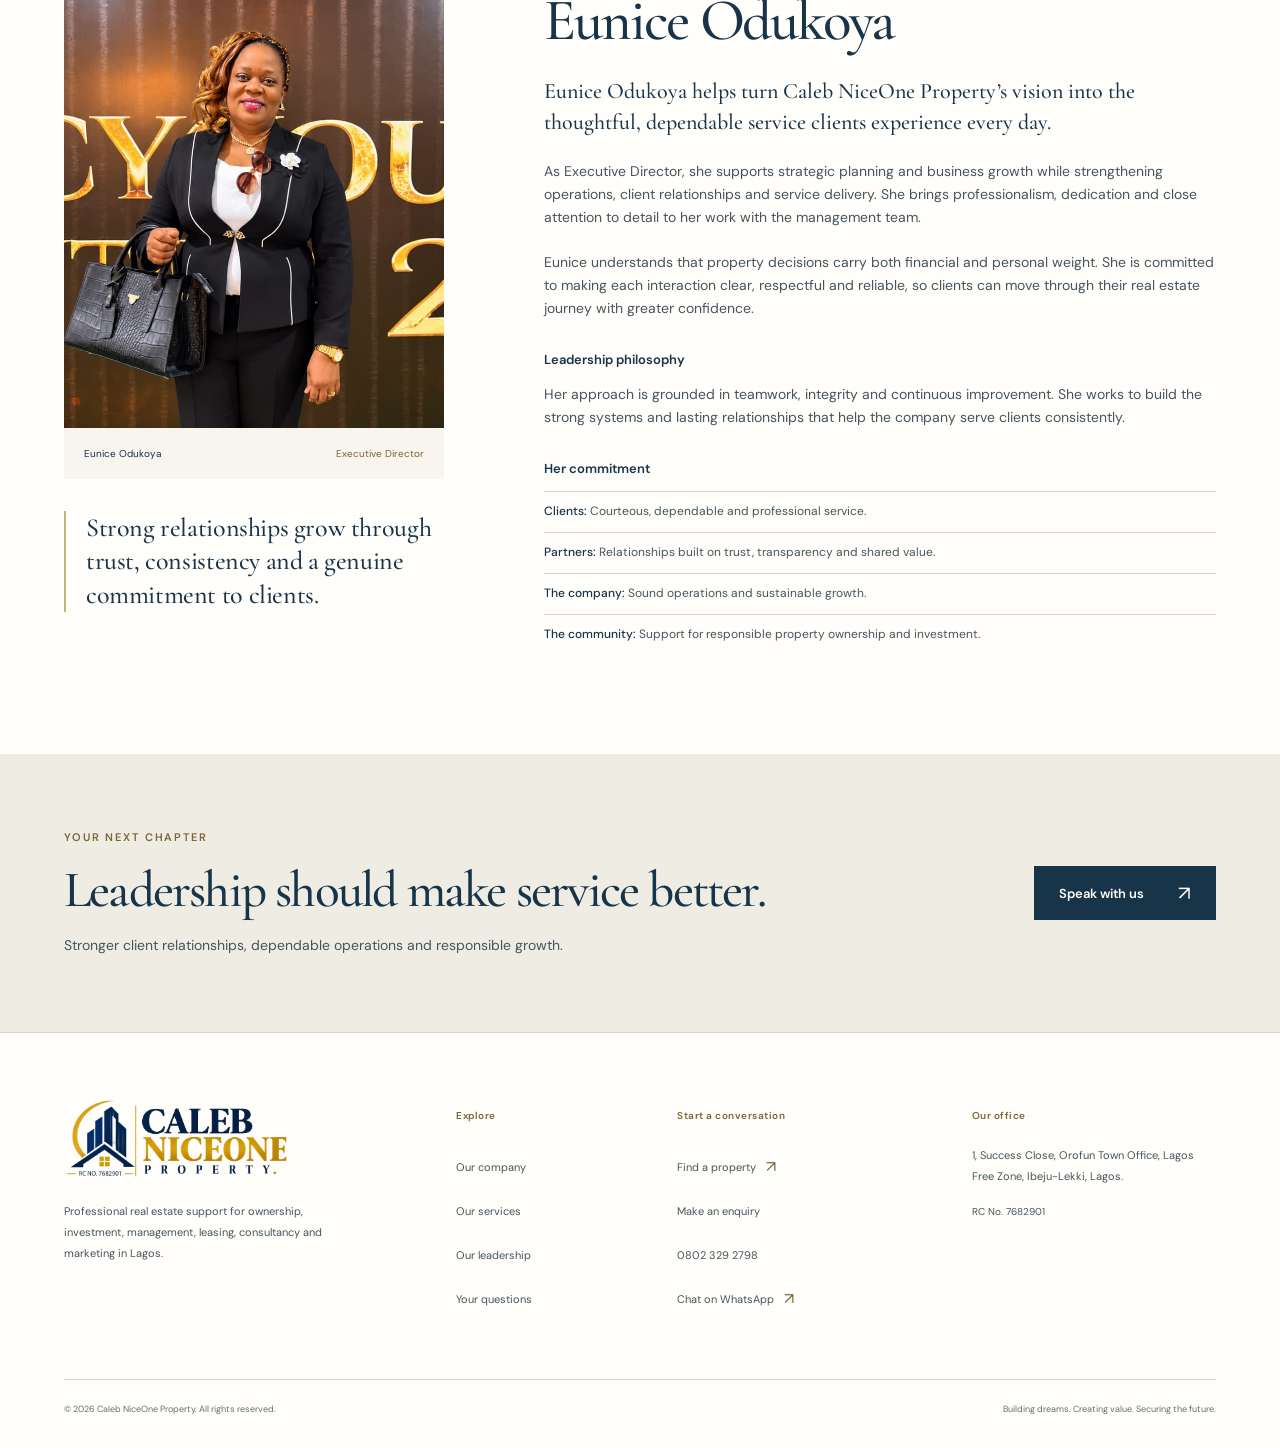
<file: leadership.html>
<!doctype html>
<html lang="en-NG">
<head>
  <meta charset="utf-8">
  <meta name="viewport" content="width=device-width, initial-scale=1">
  <meta name="theme-color" content="#183449">
  <meta name="description" content="Meet Caleb Odukoya, Managing Director, and Eunice Odukoya, Executive Director, of Caleb NiceOne Property.">
  <meta property="og:title" content="Our Leadership | Caleb NiceOne Property">
  <meta property="og:description" content="Meet Caleb Odukoya, Managing Director, and Eunice Odukoya, Executive Director, of Caleb NiceOne Property.">
  <meta property="og:type" content="website">
  <title>Our Leadership | Caleb NiceOne Property</title>
  <link rel="icon" href="assets/caleb-niceone-mark.png" type="image/png">
  <link rel="stylesheet" href="assets/styles.css">
  <script type="application/ld+json">{"@context": "https://schema.org", "@type": "RealEstateAgent", "name": "Caleb NiceOne Property", "telephone": "+2348023292798", "identifier": "RC 7682901", "address": {"@type": "PostalAddress", "streetAddress": "1, Success Close, Orofun Town Office, Lagos Free Zone", "addressLocality": "Ibeju-Lekki", "addressRegion": "Lagos", "addressCountry": "NG"}}</script>
</head>
<body>
  <a class="skip" href="#main">Skip to main content</a>
  <header class="site-header">
    <div class="container nav">
      <a class="brand" href="index.html" aria-label="Caleb NiceOne Property home"><img src="assets/caleb-niceone-logo.png" alt="Caleb NiceOne Property" width="1334" height="478"></a>
      <nav class="nav-links" id="primary-navigation" data-nav aria-label="Primary navigation">
        <a href="index.html">Home</a><a href="about.html">About</a><a href="services.html">Services</a><a href="leadership.html" aria-current="page">Leadership</a><a href="contact.html">Contact</a>
        <a class="mobile-finder" href="property-finder.html">Find a Property <span aria-hidden="true">↗</span></a>
      </nav>
      <a class="nav-cta" href="property-finder.html">Find a Property <span aria-hidden="true">↗</span></a>
      <button class="menu-btn" type="button" data-menu aria-label="Open navigation" aria-controls="primary-navigation" aria-expanded="false"><span></span><span></span><span></span></button>
    </div>
  </header>
  <noscript><style>@media(max-width:980px){.nav{flex-wrap:wrap}.nav-links{display:flex;position:static;width:100%;padding:12px 0;box-shadow:none;border:0;flex-direction:row;flex-wrap:wrap;gap:8px 20px}.nav-links a{padding:8px 0}.menu-btn{display:none}}</style></noscript>
  <main id="main">
    <section class="page-hero">
      <div class="container">
        <nav class="breadcrumb" aria-label="Breadcrumb"><a href="index.html">Home</a><span aria-hidden="true">/</span><span aria-current="page">Leadership</span></nav>
        <p class="eyebrow">The people behind our purpose</p>
        <h1>Good service starts<br>with responsible leadership.</h1>
        <p class="page-intro">Integrity, accountability and a clear commitment to the people we serve.</p>
      </div>
    </section>
    <section class="section leadership-section"><div class="container">
      <article class="leader">
        <aside class="leader-side"><figure class="leader-portrait"><img src="assets/caleb-odukoya.jpeg" alt="Caleb Odukoya, Managing Director" width="720" height="1080" loading="lazy"><figcaption><span>Caleb Odukoya</span><span>Managing Director</span></figcaption></figure><blockquote>“Integrity is the foundation of every successful real estate transaction, while trust is the foundation of every lasting relationship.”</blockquote></aside>
        <div class="leader-content"><p class="eyebrow">Managing Director</p><h2>Caleb Odukoya</h2><p class="leader-intro">Caleb Odukoya leads Caleb NiceOne Property with a clear purpose: to help people make confident property decisions and create lasting value through real estate.</p><p>As Managing Director, he guides the company’s strategy and day-to-day operations, including business development, property marketing, client relationships and investment initiatives. His approach brings together professional service, transparent communication and careful attention to each client’s goals.</p><p>Caleb believes property ownership and investment can help individuals and families build financial security. That belief shapes the company’s work with buyers, investors, property owners and developers, and its commitment to dependable guidance from the first conversation through to completion.</p><h3>Leadership philosophy</h3><p>Integrity and trust guide Caleb’s decisions. He is focused on building a respected real estate company known for responsible practice, strong relationships and sustainable value.</p><h3>His commitment</h3><ul class="leader-commitments"><li><strong>Clients:</strong> Clear guidance and professional service.</li><li><strong>Investors:</strong> Credible opportunities and informed decisions.</li><li><strong>Property owners:</strong> Effective marketing and professional representation.</li><li><strong>The industry:</strong> Integrity, excellence and responsible practice.</li></ul></div>
      </article>
      <article class="leader">
        <aside class="leader-side"><figure class="leader-portrait eunice-portrait"><img src="assets/eunice-odukoya.jpeg" alt="Eunice Odukoya, Executive Director" width="750" height="1050" loading="lazy"><figcaption><span>Eunice Odukoya</span><span>Executive Director</span></figcaption></figure><blockquote>Strong relationships grow through trust, consistency and a genuine commitment to clients.</blockquote></aside>
        <div class="leader-content"><p class="eyebrow">Executive Director</p><h2>Eunice Odukoya</h2><p class="leader-intro">Eunice Odukoya helps turn Caleb NiceOne Property’s vision into the thoughtful, dependable service clients experience every day.</p><p>As Executive Director, she supports strategic planning and business growth while strengthening operations, client relationships and service delivery. She brings professionalism, dedication and close attention to detail to her work with the management team.</p><p>Eunice understands that property decisions carry both financial and personal weight. She is committed to making each interaction clear, respectful and reliable, so clients can move through their real estate journey with greater confidence.</p><h3>Leadership philosophy</h3><p>Her approach is grounded in teamwork, integrity and continuous improvement. She works to build the strong systems and lasting relationships that help the company serve clients consistently.</p><h3>Her commitment</h3><ul class="leader-commitments"><li><strong>Clients:</strong> Courteous, dependable and professional service.</li><li><strong>Partners:</strong> Relationships built on trust, transparency and shared value.</li><li><strong>The company:</strong> Sound operations and sustainable growth.</li><li><strong>The community:</strong> Support for responsible property ownership and investment.</li></ul></div>
      </article>
    </div></section>
    <section class="enquiry-section">
      <div class="container enquiry-band"><div><p class="eyebrow">Your next chapter</p><h2>Leadership should make service better.</h2><p>Stronger client relationships, dependable operations and responsible growth.</p></div><a class="btn btn-primary" href="contact.html">Speak with us <span aria-hidden="true">↗</span></a></div>
    </section>

  </main>
  <footer class="site-footer">
    <div class="container footer-grid">
      <div class="footer-brand"><a href="index.html" aria-label="Caleb NiceOne Property home"><img class="footer-logo" src="assets/caleb-niceone-logo.png" alt="Caleb NiceOne Property" width="1334" height="478" loading="lazy"></a><p>Professional real estate support for ownership, investment, management, leasing, consultancy and marketing in Lagos.</p></div>
      <div><h2>Explore</h2><div class="footer-links"><a href="about.html">Our company</a><a href="services.html">Our services</a><a href="leadership.html">Our leadership</a><a href="contact.html#faq">Your questions</a></div></div>
      <div><h2>Start a conversation</h2><div class="footer-links"><a href="property-finder.html">Find a property <span aria-hidden="true">↗</span></a><a href="contact.html">Make an enquiry</a><a href="tel:+2348023292798">0802 329 2798</a><a href="https://wa.me/2348023292798" data-whatsapp>Chat on WhatsApp <span aria-hidden="true">↗</span></a></div></div>
      <div class="footer-office"><h2>Our office</h2><address>1, Success Close, Orofun Town Office, Lagos Free Zone, Ibeju-Lekki, Lagos.</address><p class="registration">RC No. 7682901</p></div>
    </div>
    <div class="container footer-bottom"><span>© <span data-year>2026</span> Caleb NiceOne Property. All rights reserved.</span><span>Building dreams. Creating value. Securing the future.</span></div>
  </footer>
  <aside aria-label="Quick contact"><a class="float-whatsapp" href="https://wa.me/2348023292798" data-whatsapp aria-label="Make an enquiry on WhatsApp"><svg viewBox="0 0 24 24" fill="none" aria-hidden="true"><path d="M20 11.7a8 8 0 0 1-11.7 7.1L4 20l1.2-4.1A8 8 0 1 1 20 11.7Z" stroke="currentColor" stroke-width="1.5" stroke-linejoin="round"/><path d="M8.4 8.1c.3-.3.6-.2.8.1l.7 1.3c.2.3.1.5-.2.8l-.4.4c.5 1.1 1.5 2.1 2.7 2.6l.4-.5c.2-.3.5-.4.8-.2l1.4.7c.3.1.4.4.2.8-.4.9-1.2 1.2-2.1.9-2.7-.8-4.9-3-5.5-5.3-.2-.6.3-1.3 1.2-1.6Z" stroke="currentColor" stroke-width="1.3" stroke-linejoin="round"/></svg><span>Let's talk</span></a></aside>
  <script src="assets/site.js" defer></script>
</body>
</html>
</file>
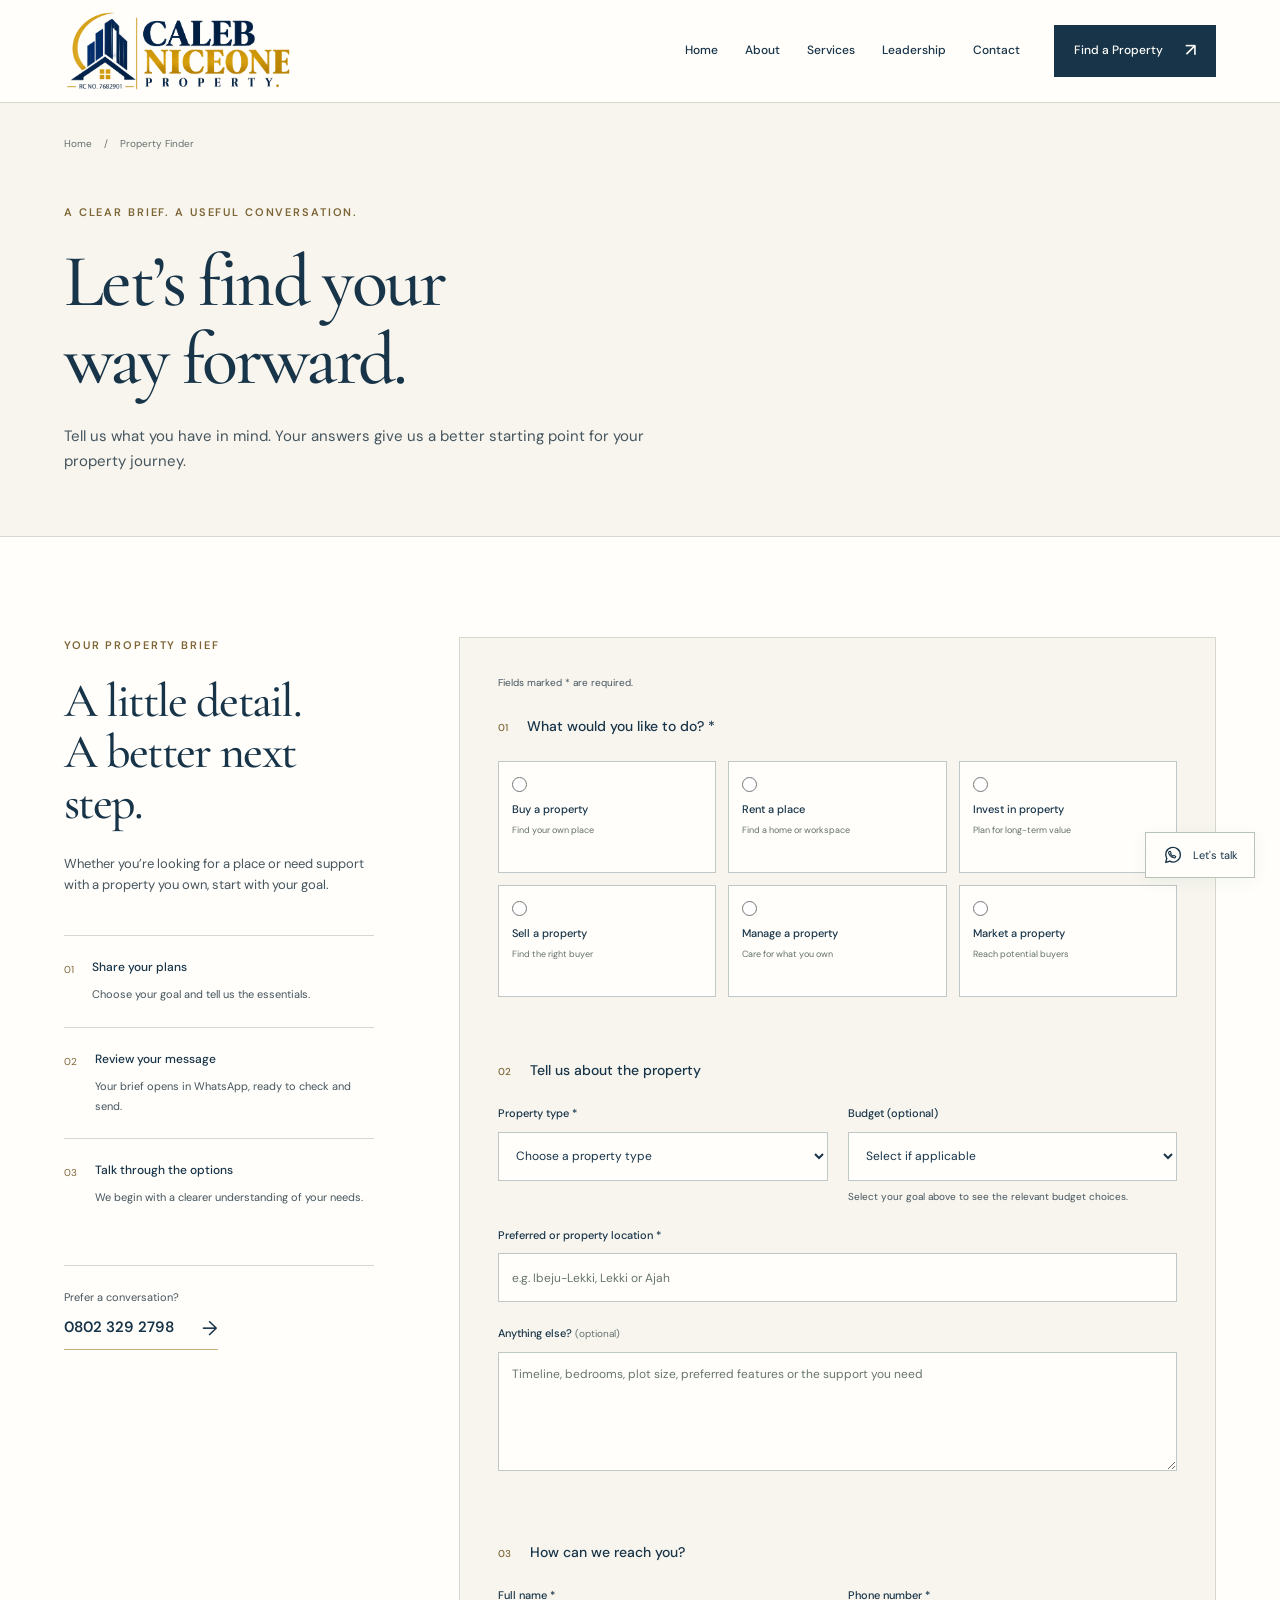
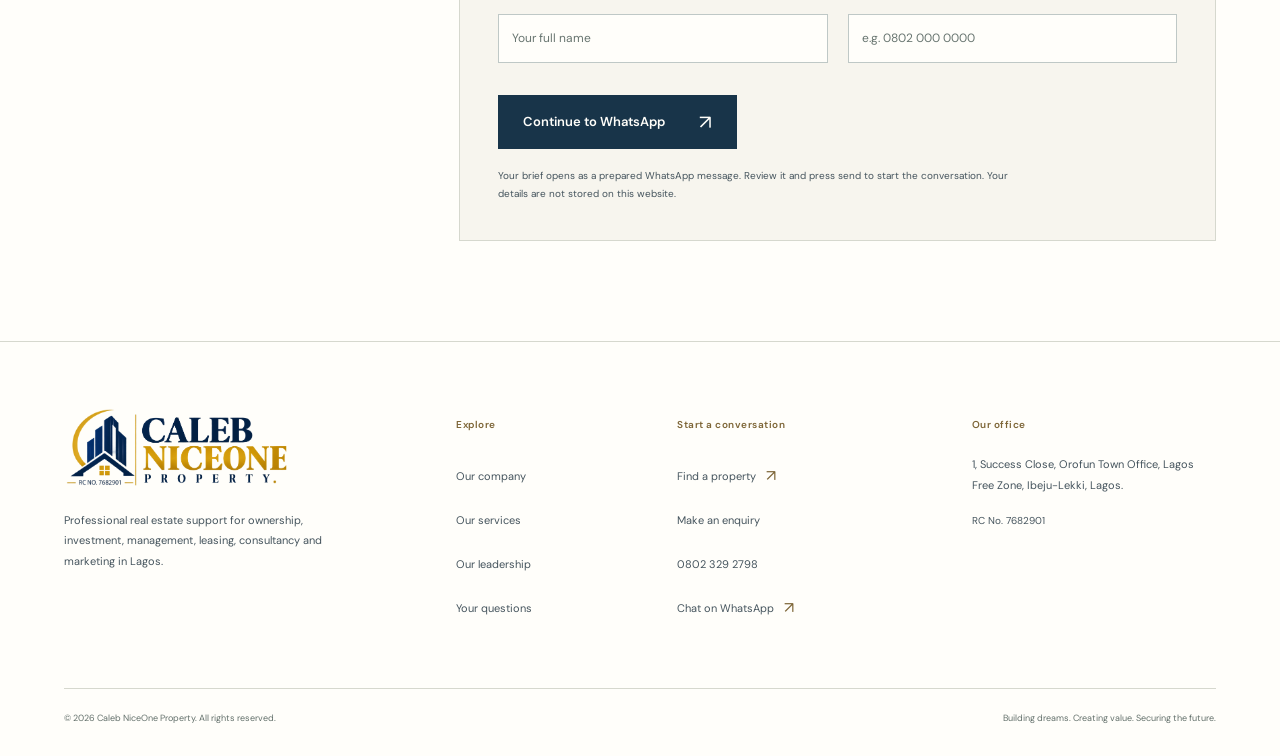
<file: property-finder.html>
<!doctype html>
<html lang="en-NG">
<head>
  <meta charset="utf-8">
  <meta name="viewport" content="width=device-width, initial-scale=1">
  <meta name="theme-color" content="#183449">
  <meta name="description" content="Share your property goal, location and budget with Caleb NiceOne Property. Prepare a clear brief for buying, renting, investing or property services in Lagos.">
  <meta property="og:title" content="Property Finder | Caleb NiceOne Property">
  <meta property="og:description" content="Share your property goal, location and budget with Caleb NiceOne Property. Prepare a clear brief for buying, renting, investing or property services in Lagos.">
  <meta property="og:type" content="website">
  <title>Property Finder | Caleb NiceOne Property</title>
  <link rel="icon" href="assets/caleb-niceone-mark.png" type="image/png">
  <link rel="stylesheet" href="assets/styles.css">
  <script type="application/ld+json">{"@context": "https://schema.org", "@type": "RealEstateAgent", "name": "Caleb NiceOne Property", "telephone": "+2348023292798", "identifier": "RC 7682901", "address": {"@type": "PostalAddress", "streetAddress": "1, Success Close, Orofun Town Office, Lagos Free Zone", "addressLocality": "Ibeju-Lekki", "addressRegion": "Lagos", "addressCountry": "NG"}}</script>
</head>
<body>
  <a class="skip" href="#main">Skip to main content</a>
  <header class="site-header">
    <div class="container nav">
      <a class="brand" href="index.html" aria-label="Caleb NiceOne Property home"><img src="assets/caleb-niceone-logo.png" alt="Caleb NiceOne Property" width="1334" height="478"></a>
      <nav class="nav-links" id="primary-navigation" data-nav aria-label="Primary navigation">
        <a href="index.html">Home</a><a href="about.html">About</a><a href="services.html">Services</a><a href="leadership.html">Leadership</a><a href="contact.html">Contact</a>
        <a class="mobile-finder" href="property-finder.html" aria-current="page">Find a Property <span aria-hidden="true">↗</span></a>
      </nav>
      <a class="nav-cta" href="property-finder.html" aria-current="page">Find a Property <span aria-hidden="true">↗</span></a>
      <button class="menu-btn" type="button" data-menu aria-label="Open navigation" aria-controls="primary-navigation" aria-expanded="false"><span></span><span></span><span></span></button>
    </div>
  </header>
  <noscript><style>@media(max-width:980px){.nav{flex-wrap:wrap}.nav-links{display:flex;position:static;width:100%;padding:12px 0;box-shadow:none;border:0;flex-direction:row;flex-wrap:wrap;gap:8px 20px}.nav-links a{padding:8px 0}.menu-btn{display:none}}</style></noscript>
  <main id="main">
    <section class="page-hero">
      <div class="container">
        <nav class="breadcrumb" aria-label="Breadcrumb"><a href="index.html">Home</a><span aria-hidden="true">/</span><span aria-current="page">Property Finder</span></nav>
        <p class="eyebrow">A clear brief. A useful conversation.</p>
        <h1>Let’s find your<br>way forward.</h1>
        <p class="page-intro">Tell us what you have in mind. Your answers give us a better starting point for your property journey.</p>
      </div>
    </section>
    <section class="section finder-section"><div class="container finder-layout">
      <aside class="finder-aside"><p class="eyebrow">Your property brief</p><h2>A little detail.<br>A better next step.</h2><p>Whether you’re looking for a place or need support with a property you own, start with your goal.</p><ol class="brief-process"><li><span>01</span><div><h3>Share your plans</h3><p>Choose your goal and tell us the essentials.</p></div></li><li><span>02</span><div><h3>Review your message</h3><p>Your brief opens in WhatsApp, ready to check and send.</p></div></li><li><span>03</span><div><h3>Talk through the options</h3><p>We begin with a clearer understanding of your needs.</p></div></li></ol><div class="finder-help"><p>Prefer a conversation?</p><a class="text-link" href="tel:+2348023292798">0802 329 2798 <span aria-hidden="true">→</span></a></div></aside>
      <form class="finder form-shell" id="finderForm" method="post">
        <p class="required-note">Fields marked <span aria-hidden="true">*</span> are required.</p>
        <fieldset class="form-section goal-fieldset"><legend><span>01</span> What would you like to do? <span aria-hidden="true">*</span></legend><div class="choice-grid"><label class="goal-choice" for="goal-0"><input id="goal-0" type="radio" name="goal" value="Buy" required><span class="goal-label">Buy a property</span><span class="goal-description">Find your own place</span></label><label class="goal-choice" for="goal-1"><input id="goal-1" type="radio" name="goal" value="Rent"><span class="goal-label">Rent a place</span><span class="goal-description">Find a home or workspace</span></label><label class="goal-choice" for="goal-2"><input id="goal-2" type="radio" name="goal" value="Invest"><span class="goal-label">Invest in property</span><span class="goal-description">Plan for long-term value</span></label><label class="goal-choice" for="goal-3"><input id="goal-3" type="radio" name="goal" value="Sell"><span class="goal-label">Sell a property</span><span class="goal-description">Find the right buyer</span></label><label class="goal-choice" for="goal-4"><input id="goal-4" type="radio" name="goal" value="Property management"><span class="goal-label">Manage a property</span><span class="goal-description">Care for what you own</span></label><label class="goal-choice" for="goal-5"><input id="goal-5" type="radio" name="goal" value="Property marketing"><span class="goal-label">Market a property</span><span class="goal-description">Reach potential buyers</span></label></div></fieldset>
        <fieldset class="form-section"><legend><span>02</span> Tell us about the property</legend><div class="form-grid">
          <div class="field"><label for="type">Property type <span aria-hidden="true">*</span></label><select id="type" name="type" required><option value="">Choose a property type</option><option>Land</option><option>Apartment / flat</option><option>House</option><option>Commercial property</option><option>Office / shop</option><option>Not sure yet</option></select></div>
          <div class="field"><label id="budget-label" for="budget">Budget or estimated value</label><select id="budget" name="budget" aria-describedby="budget-help"><option value="">Choose an option</option><option>Discuss my budget</option></select><p class="field-help" id="budget-help" data-budget-help>Choose your goal to see relevant options.</p></div>
          <div class="field full"><label for="location">Preferred or property location <span aria-hidden="true">*</span></label><input id="location" name="location" placeholder="e.g. Ibeju-Lekki, Lekki or Ajah" required></div>
          <div class="field full"><label for="note">Anything else? <span class="optional">(optional)</span></label><textarea id="note" name="note" rows="4" placeholder="Timeline, bedrooms, plot size, preferred features or the support you need"></textarea></div>
        </div></fieldset>
        <fieldset class="form-section"><legend><span>03</span> How can we reach you?</legend><div class="form-grid"><div class="field"><label for="name">Full name <span aria-hidden="true">*</span></label><input id="name" name="name" autocomplete="name" placeholder="Your full name" required></div><div class="field"><label for="phone">Phone number <span aria-hidden="true">*</span></label><input id="phone" name="phone" type="tel" inputmode="tel" autocomplete="tel" placeholder="e.g. 0802 000 0000" required></div></div></fieldset>
        <div class="form-actions"><button class="btn btn-primary" type="submit" disabled data-form-submit>Continue to WhatsApp <span aria-hidden="true">↗</span></button></div><p class="form-note">Your brief opens as a prepared WhatsApp message. Review it and press send to start the conversation. Your details are not stored on this website.</p><div class="form-status" data-form-status role="status" aria-live="polite" aria-atomic="true"></div>
        <noscript><style>form button[type=submit]{display:none}</style><p class="form-status">To send your enquiry, <a href="https://wa.me/2348023292798">chat with us on WhatsApp</a> or <a href="tel:+2348023292798">call 0802 329 2798</a>. The form handoff requires JavaScript.</p></noscript>
      </form>
    </div></section>

  </main>
  <footer class="site-footer">
    <div class="container footer-grid">
      <div class="footer-brand"><a href="index.html" aria-label="Caleb NiceOne Property home"><img class="footer-logo" src="assets/caleb-niceone-logo.png" alt="Caleb NiceOne Property" width="1334" height="478" loading="lazy"></a><p>Professional real estate support for ownership, investment, management, leasing, consultancy and marketing in Lagos.</p></div>
      <div><h2>Explore</h2><div class="footer-links"><a href="about.html">Our company</a><a href="services.html">Our services</a><a href="leadership.html">Our leadership</a><a href="contact.html#faq">Your questions</a></div></div>
      <div><h2>Start a conversation</h2><div class="footer-links"><a href="property-finder.html">Find a property <span aria-hidden="true">↗</span></a><a href="contact.html">Make an enquiry</a><a href="tel:+2348023292798">0802 329 2798</a><a href="https://wa.me/2348023292798" data-whatsapp>Chat on WhatsApp <span aria-hidden="true">↗</span></a></div></div>
      <div class="footer-office"><h2>Our office</h2><address>1, Success Close, Orofun Town Office, Lagos Free Zone, Ibeju-Lekki, Lagos.</address><p class="registration">RC No. 7682901</p></div>
    </div>
    <div class="container footer-bottom"><span>© <span data-year>2026</span> Caleb NiceOne Property. All rights reserved.</span><span>Building dreams. Creating value. Securing the future.</span></div>
  </footer>
  <aside aria-label="Quick contact"><a class="float-whatsapp" href="https://wa.me/2348023292798" data-whatsapp aria-label="Make an enquiry on WhatsApp"><svg viewBox="0 0 24 24" fill="none" aria-hidden="true"><path d="M20 11.7a8 8 0 0 1-11.7 7.1L4 20l1.2-4.1A8 8 0 1 1 20 11.7Z" stroke="currentColor" stroke-width="1.5" stroke-linejoin="round"/><path d="M8.4 8.1c.3-.3.6-.2.8.1l.7 1.3c.2.3.1.5-.2.8l-.4.4c.5 1.1 1.5 2.1 2.7 2.6l.4-.5c.2-.3.5-.4.8-.2l1.4.7c.3.1.4.4.2.8-.4.9-1.2 1.2-2.1.9-2.7-.8-4.9-3-5.5-5.3-.2-.6.3-1.3 1.2-1.6Z" stroke="currentColor" stroke-width="1.3" stroke-linejoin="round"/></svg><span>Let's talk</span></a></aside>
  <script src="assets/site.js" defer></script>
</body>
</html>
</file>
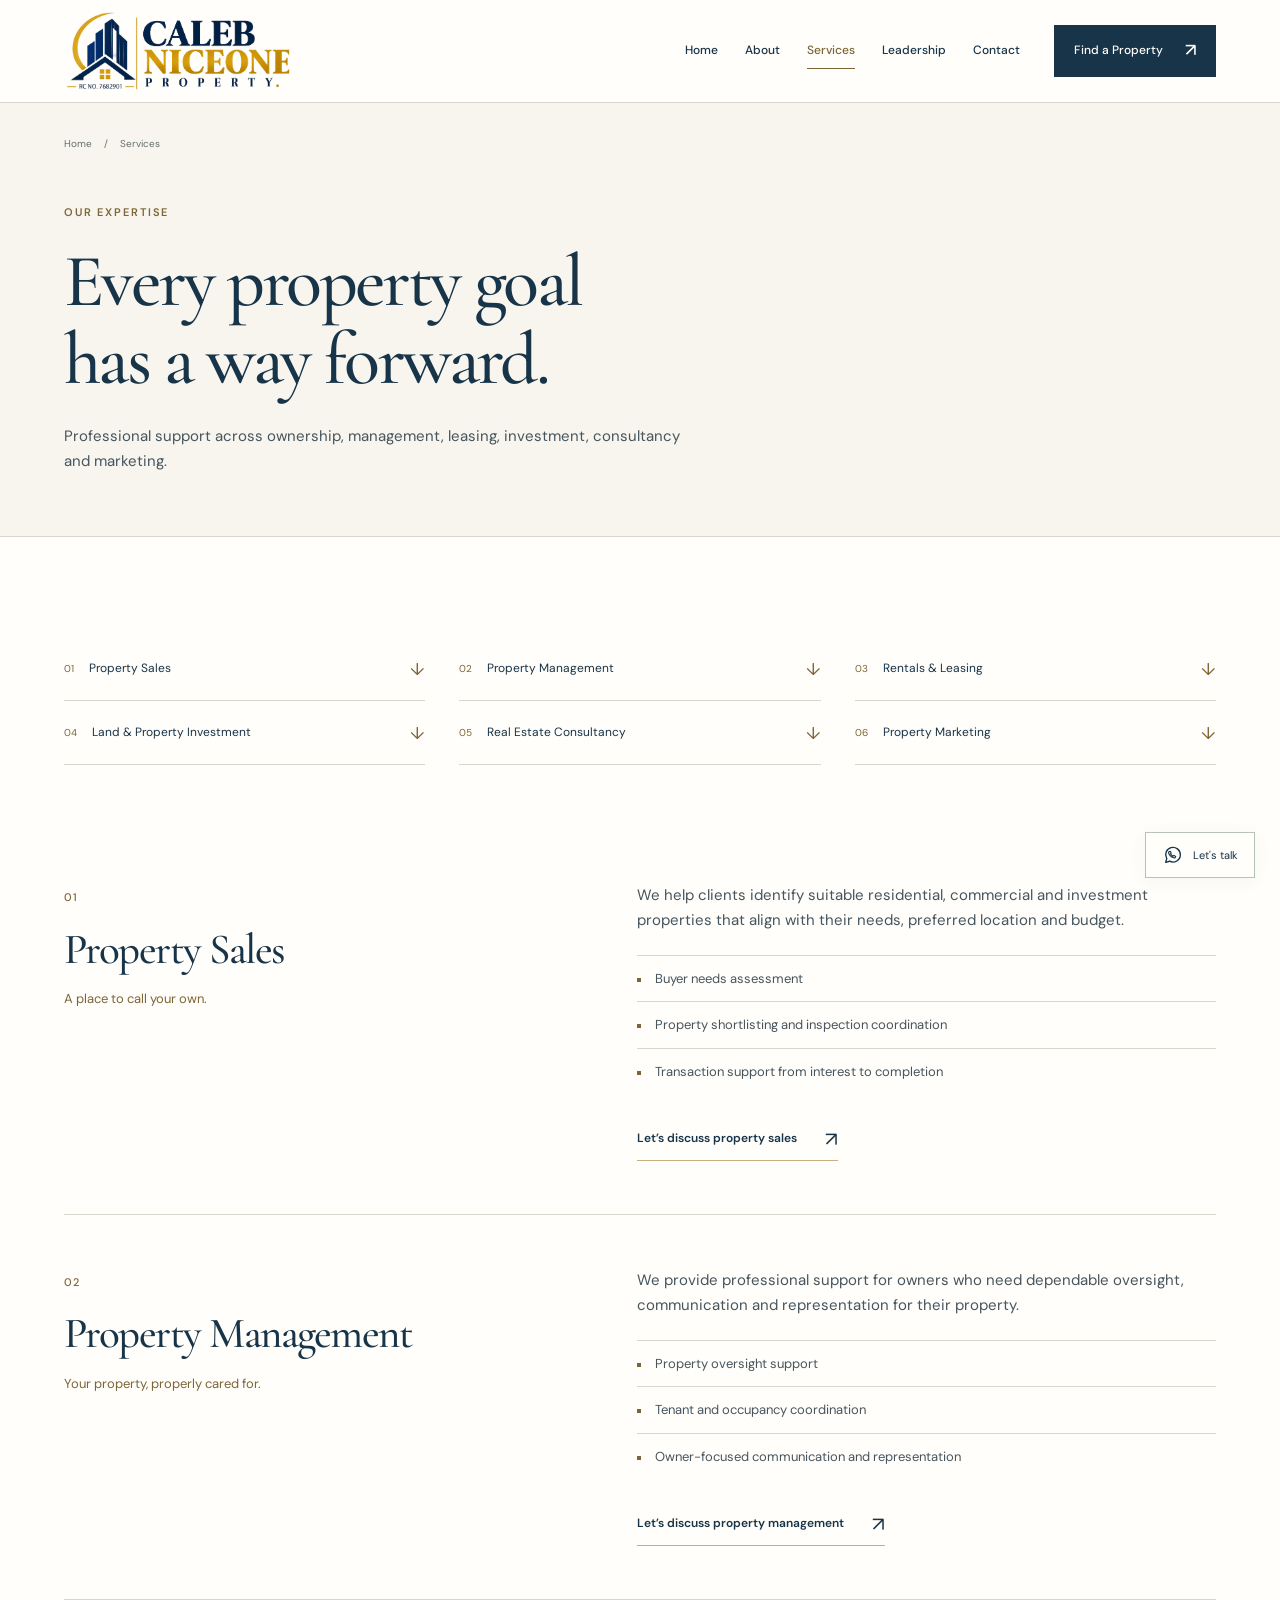
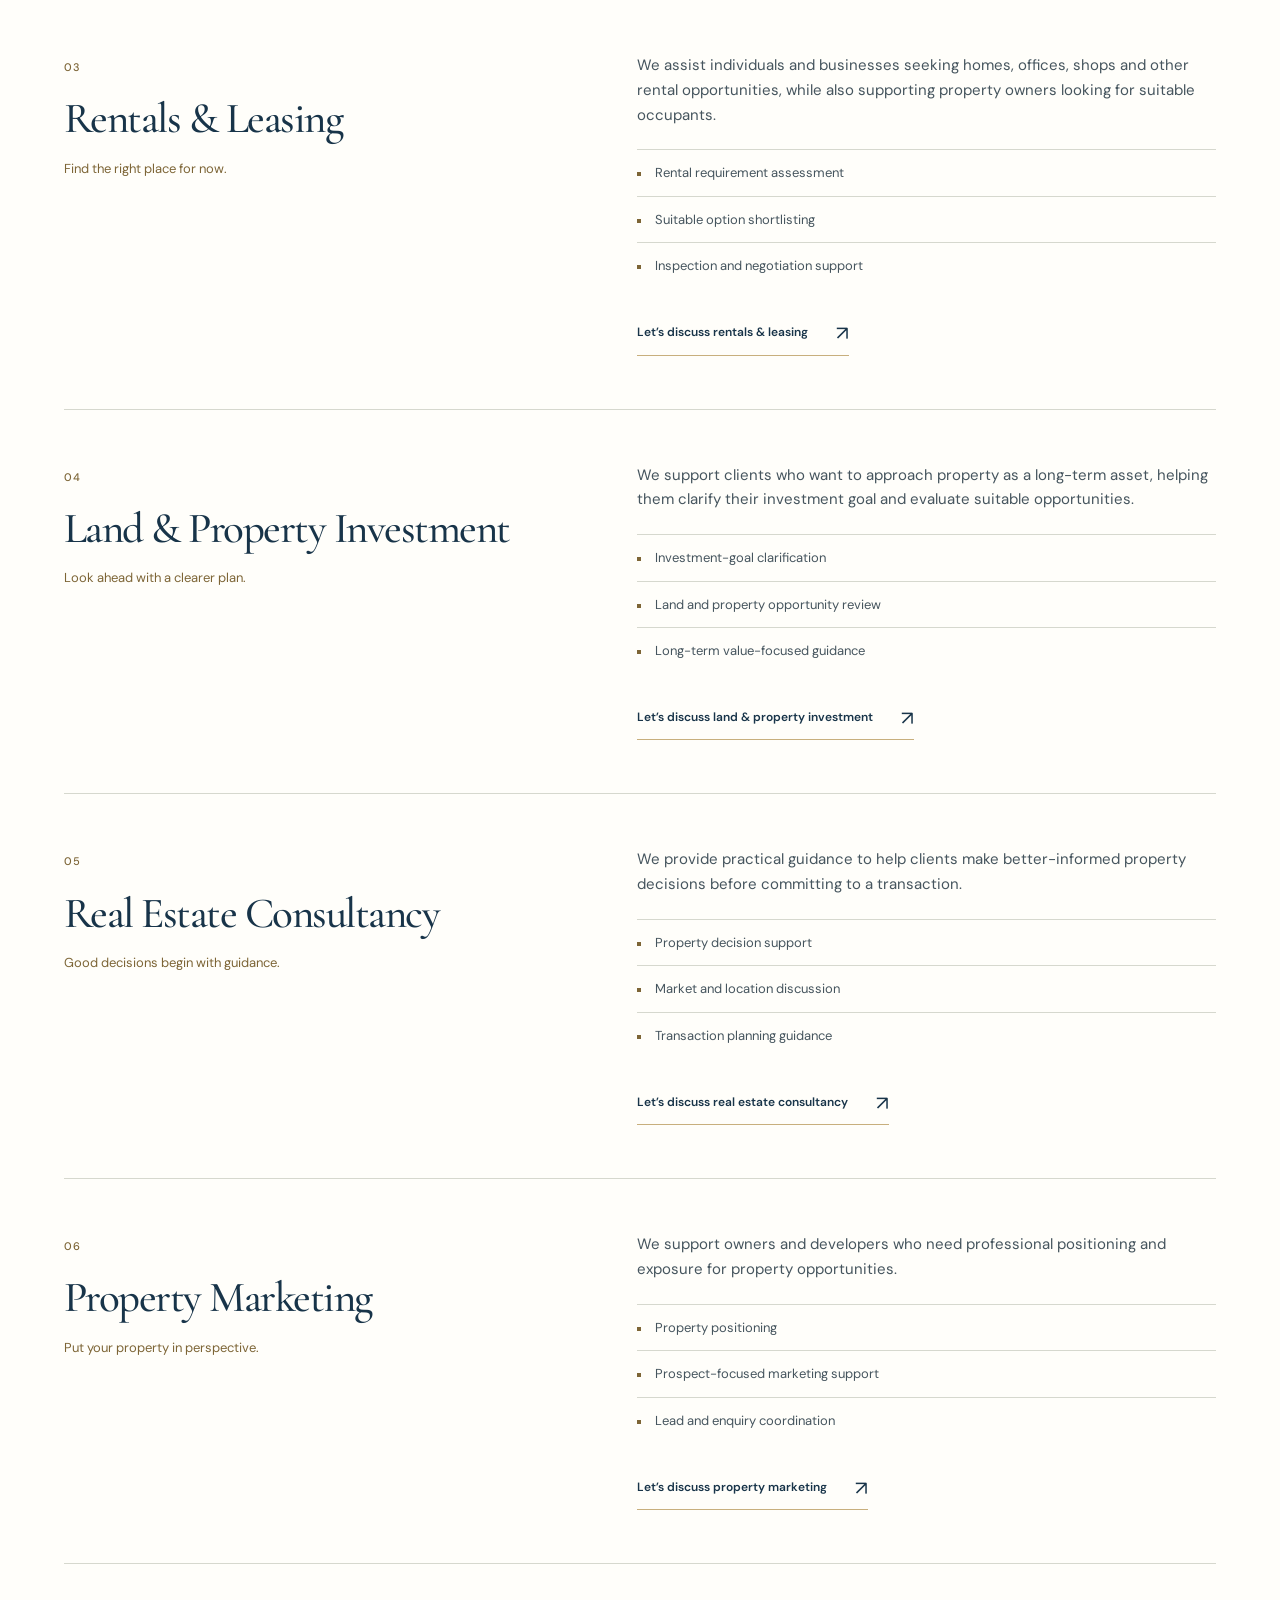
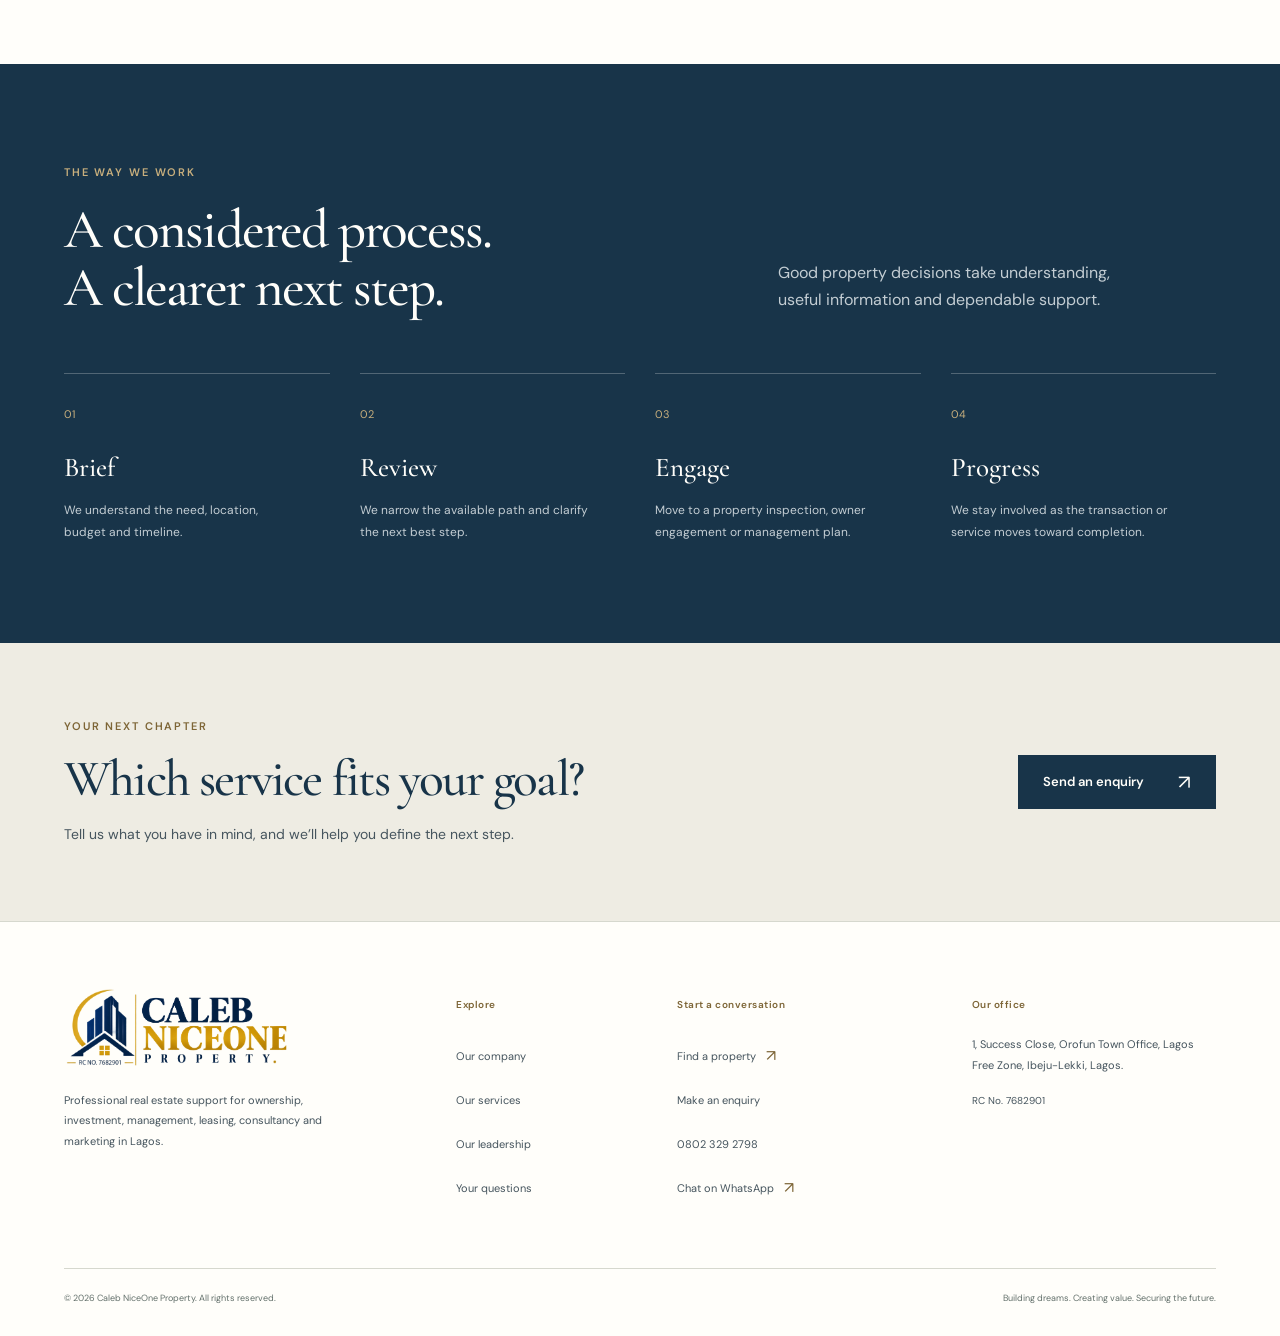
<file: services.html>
<!doctype html>
<html lang="en-NG">
<head>
  <meta charset="utf-8">
  <meta name="viewport" content="width=device-width, initial-scale=1">
  <meta name="theme-color" content="#183449">
  <meta name="description" content="Explore property sales, management, rentals, leasing, land and property investment, consultancy and marketing services in Lagos.">
  <meta property="og:title" content="Real Estate Services | Caleb NiceOne Property">
  <meta property="og:description" content="Explore property sales, management, rentals, leasing, land and property investment, consultancy and marketing services in Lagos.">
  <meta property="og:type" content="website">
  <title>Real Estate Services | Caleb NiceOne Property</title>
  <link rel="icon" href="assets/caleb-niceone-mark.png" type="image/png">
  <link rel="stylesheet" href="assets/styles.css">
  <script type="application/ld+json">{"@context": "https://schema.org", "@type": "RealEstateAgent", "name": "Caleb NiceOne Property", "telephone": "+2348023292798", "identifier": "RC 7682901", "address": {"@type": "PostalAddress", "streetAddress": "1, Success Close, Orofun Town Office, Lagos Free Zone", "addressLocality": "Ibeju-Lekki", "addressRegion": "Lagos", "addressCountry": "NG"}}</script>
</head>
<body>
  <a class="skip" href="#main">Skip to main content</a>
  <header class="site-header">
    <div class="container nav">
      <a class="brand" href="index.html" aria-label="Caleb NiceOne Property home"><img src="assets/caleb-niceone-logo.png" alt="Caleb NiceOne Property" width="1334" height="478"></a>
      <nav class="nav-links" id="primary-navigation" data-nav aria-label="Primary navigation">
        <a href="index.html">Home</a><a href="about.html">About</a><a href="services.html" aria-current="page">Services</a><a href="leadership.html">Leadership</a><a href="contact.html">Contact</a>
        <a class="mobile-finder" href="property-finder.html">Find a Property <span aria-hidden="true">↗</span></a>
      </nav>
      <a class="nav-cta" href="property-finder.html">Find a Property <span aria-hidden="true">↗</span></a>
      <button class="menu-btn" type="button" data-menu aria-label="Open navigation" aria-controls="primary-navigation" aria-expanded="false"><span></span><span></span><span></span></button>
    </div>
  </header>
  <noscript><style>@media(max-width:980px){.nav{flex-wrap:wrap}.nav-links{display:flex;position:static;width:100%;padding:12px 0;box-shadow:none;border:0;flex-direction:row;flex-wrap:wrap;gap:8px 20px}.nav-links a{padding:8px 0}.menu-btn{display:none}}</style></noscript>
  <main id="main">
    <section class="page-hero">
      <div class="container">
        <nav class="breadcrumb" aria-label="Breadcrumb"><a href="index.html">Home</a><span aria-hidden="true">/</span><span aria-current="page">Services</span></nav>
        <p class="eyebrow">Our expertise</p>
        <h1>Every property goal<br>has a way forward.</h1>
        <p class="page-intro">Professional support across ownership, management, leasing, investment, consultancy and marketing.</p>
      </div>
    </section>
    <section class="section"><div class="container"><nav class="service-nav" aria-label="Jump to a service"><a href="#sales"><span>01</span>Property Sales <span aria-hidden="true">↓</span></a><a href="#management"><span>02</span>Property Management <span aria-hidden="true">↓</span></a><a href="#rentals"><span>03</span>Rentals & Leasing <span aria-hidden="true">↓</span></a><a href="#investment"><span>04</span>Land & Property Investment <span aria-hidden="true">↓</span></a><a href="#consultancy"><span>05</span>Real Estate Consultancy <span aria-hidden="true">↓</span></a><a href="#marketing"><span>06</span>Property Marketing <span aria-hidden="true">↓</span></a></nav><div class="service-details"><article class="service-detail" id="sales"><div class="service-title"><span class="index">01</span><h2>Property Sales</h2><p>A place to call your own.</p></div><div class="service-content"><p>We help clients identify suitable residential, commercial and investment properties that align with their needs, preferred location and budget.</p><ul><li>Buyer needs assessment</li><li>Property shortlisting and inspection coordination</li><li>Transaction support from interest to completion</li></ul><a class="text-link" href="contact.html?interest=Buying%20a%20property">Let’s discuss property sales <span aria-hidden="true">↗</span></a></div></article><article class="service-detail" id="management"><div class="service-title"><span class="index">02</span><h2>Property Management</h2><p>Your property, properly cared for.</p></div><div class="service-content"><p>We provide professional support for owners who need dependable oversight, communication and representation for their property.</p><ul><li>Property oversight support</li><li>Tenant and occupancy coordination</li><li>Owner-focused communication and representation</li></ul><a class="text-link" href="contact.html?interest=Property%20management">Let’s discuss property management <span aria-hidden="true">↗</span></a></div></article><article class="service-detail" id="rentals"><div class="service-title"><span class="index">03</span><h2>Rentals & Leasing</h2><p>Find the right place for now.</p></div><div class="service-content"><p>We assist individuals and businesses seeking homes, offices, shops and other rental opportunities, while also supporting property owners looking for suitable occupants.</p><ul><li>Rental requirement assessment</li><li>Suitable option shortlisting</li><li>Inspection and negotiation support</li></ul><a class="text-link" href="contact.html?interest=Renting%20or%20leasing">Let’s discuss rentals & leasing <span aria-hidden="true">↗</span></a></div></article><article class="service-detail" id="investment"><div class="service-title"><span class="index">04</span><h2>Land & Property Investment</h2><p>Look ahead with a clearer plan.</p></div><div class="service-content"><p>We support clients who want to approach property as a long-term asset, helping them clarify their investment goal and evaluate suitable opportunities.</p><ul><li>Investment-goal clarification</li><li>Land and property opportunity review</li><li>Long-term value-focused guidance</li></ul><a class="text-link" href="contact.html?interest=Property%20investment">Let’s discuss land & property investment <span aria-hidden="true">↗</span></a></div></article><article class="service-detail" id="consultancy"><div class="service-title"><span class="index">05</span><h2>Real Estate Consultancy</h2><p>Good decisions begin with guidance.</p></div><div class="service-content"><p>We provide practical guidance to help clients make better-informed property decisions before committing to a transaction.</p><ul><li>Property decision support</li><li>Market and location discussion</li><li>Transaction planning guidance</li></ul><a class="text-link" href="contact.html?interest=Consultancy">Let’s discuss real estate consultancy <span aria-hidden="true">↗</span></a></div></article><article class="service-detail" id="marketing"><div class="service-title"><span class="index">06</span><h2>Property Marketing</h2><p>Put your property in perspective.</p></div><div class="service-content"><p>We support owners and developers who need professional positioning and exposure for property opportunities.</p><ul><li>Property positioning</li><li>Prospect-focused marketing support</li><li>Lead and enquiry coordination</li></ul><a class="text-link" href="contact.html?interest=Property%20marketing">Let’s discuss property marketing <span aria-hidden="true">↗</span></a></div></article></div></div></section>
    <section class="section section-navy">
      <div class="container"><div class="section-heading"><div><p class="eyebrow">The way we work</p><h2>A considered process.<br>A clearer next step.</h2></div><p>Good property decisions take understanding, useful information and dependable support.</p></div><ol class="process"><li><span class="process-number">01</span><h3>Brief</h3><p>We understand the need, location, budget and timeline.</p></li><li><span class="process-number">02</span><h3>Review</h3><p>We narrow the available path and clarify the next best step.</p></li><li><span class="process-number">03</span><h3>Engage</h3><p>Move to a property inspection, owner engagement or management plan.</p></li><li><span class="process-number">04</span><h3>Progress</h3><p>We stay involved as the transaction or service moves toward completion.</p></li></ol></div>
    </section>
    <section class="enquiry-section">
      <div class="container enquiry-band"><div><p class="eyebrow">Your next chapter</p><h2>Which service fits your goal?</h2><p>Tell us what you have in mind, and we’ll help you define the next step.</p></div><a class="btn btn-primary" href="contact.html">Send an enquiry <span aria-hidden="true">↗</span></a></div>
    </section>

  </main>
  <footer class="site-footer">
    <div class="container footer-grid">
      <div class="footer-brand"><a href="index.html" aria-label="Caleb NiceOne Property home"><img class="footer-logo" src="assets/caleb-niceone-logo.png" alt="Caleb NiceOne Property" width="1334" height="478" loading="lazy"></a><p>Professional real estate support for ownership, investment, management, leasing, consultancy and marketing in Lagos.</p></div>
      <div><h2>Explore</h2><div class="footer-links"><a href="about.html">Our company</a><a href="services.html">Our services</a><a href="leadership.html">Our leadership</a><a href="contact.html#faq">Your questions</a></div></div>
      <div><h2>Start a conversation</h2><div class="footer-links"><a href="property-finder.html">Find a property <span aria-hidden="true">↗</span></a><a href="contact.html">Make an enquiry</a><a href="tel:+2348023292798">0802 329 2798</a><a href="https://wa.me/2348023292798" data-whatsapp>Chat on WhatsApp <span aria-hidden="true">↗</span></a></div></div>
      <div class="footer-office"><h2>Our office</h2><address>1, Success Close, Orofun Town Office, Lagos Free Zone, Ibeju-Lekki, Lagos.</address><p class="registration">RC No. 7682901</p></div>
    </div>
    <div class="container footer-bottom"><span>© <span data-year>2026</span> Caleb NiceOne Property. All rights reserved.</span><span>Building dreams. Creating value. Securing the future.</span></div>
  </footer>
  <aside aria-label="Quick contact"><a class="float-whatsapp" href="https://wa.me/2348023292798" data-whatsapp aria-label="Make an enquiry on WhatsApp"><svg viewBox="0 0 24 24" fill="none" aria-hidden="true"><path d="M20 11.7a8 8 0 0 1-11.7 7.1L4 20l1.2-4.1A8 8 0 1 1 20 11.7Z" stroke="currentColor" stroke-width="1.5" stroke-linejoin="round"/><path d="M8.4 8.1c.3-.3.6-.2.8.1l.7 1.3c.2.3.1.5-.2.8l-.4.4c.5 1.1 1.5 2.1 2.7 2.6l.4-.5c.2-.3.5-.4.8-.2l1.4.7c.3.1.4.4.2.8-.4.9-1.2 1.2-2.1.9-2.7-.8-4.9-3-5.5-5.3-.2-.6.3-1.3 1.2-1.6Z" stroke="currentColor" stroke-width="1.3" stroke-linejoin="round"/></svg><span>Let's talk</span></a></aside>
  <script src="assets/site.js" defer></script>
</body>
</html>
</file>
<file: assets/styles.css>
@import url("fonts/cormorant.css");
@import url("fonts/dm-sans.css");

:root {
  --navy: #183449;
  --navy-deep: #112b3d;
  --brass: #7d6536;
  --brass-light: #c8af7d;
  --ivory: #f7f5ee;
  --cream: #eeece3;
  --paper: #fffefa;
  --text: #46555e;
  --line: #d6d8ce;
  --serif: "Cormorant Garamond", Georgia, "Times New Roman", serif;
  --sans: "DM Sans", "Segoe UI", sans-serif;
  --gutter: clamp(22px, 5vw, 80px);
}
*, *::before, *::after { box-sizing: border-box; }
html { scroll-behavior: smooth; scroll-padding-top: 124px; }
body { margin: 0; background: var(--paper); color: var(--navy); font-family: var(--sans); font-size: 16px; line-height: 1.65; -webkit-font-smoothing: antialiased; }
button, input, select, textarea { font-family: var(--sans); font-size: inherit; }
button, a, input, select, textarea, summary { -webkit-tap-highlight-color: transparent; }
button, a { touch-action: manipulation; }
button { cursor: pointer; border: 0; }
a { color: inherit; text-decoration: none; }
img { max-width: 100%; height: auto; display: block; }
svg { display: block; }
h1, h2, h3, p, figure, blockquote, dl, dd { margin: 0; }
h1, h2, h3 { font-weight: 500; }
h1, h2 { font-family: var(--serif); line-height: 1.06; letter-spacing: -0.035em; }
h2 { font-size: clamp(42px, 4.3vw, 62px); }
p { color: var(--text); }
address { font-style: normal; }
ul, ol { padding: 0; margin: 0; }
::selection { background: var(--navy); color: var(--paper); }
:focus-visible { outline: 3px solid var(--brass); outline-offset: 5px; }
.container { width: min(1280px, calc(100% - var(--gutter) * 2)); margin-inline: auto; }
.skip { position: fixed; top: 12px; left: 20px; z-index: 100; padding: 12px 20px; background: var(--navy); color: #fff; transform: translateY(-180%); }
.skip:focus { transform: translateY(0); }
.eyebrow { color: var(--brass); font-size: 11px; font-weight: 600; line-height: 1.5; letter-spacing: .17em; text-transform: uppercase; }
.section { padding-block: 100px; }
.section-cream { background: var(--ivory); }
.section-navy { background: var(--navy); color: var(--paper); }
.section-navy p { color: #c3cdd3; }
.section-navy .eyebrow { color: var(--brass-light); }
.section-heading { display: grid; grid-template-columns: 1.4fr 1fr; gap: 100px; align-items: end; margin-bottom: 56px; }
.section-heading .eyebrow { margin-bottom: 20px; }
.section-heading > p { max-width: 360px; padding-bottom: 4px; font-size: 16px; }
.text-link { display: inline-flex; align-items: center; justify-content: space-between; gap: 28px; min-height: 44px; padding-block: 8px; border-bottom: 1px solid var(--brass-light); color: var(--navy); font-size: 13px; font-weight: 600; transition: gap .2s, border-color .2s; }
.text-link > span { font-size: 20px; font-weight: 400; line-height: 1; }
.text-link:hover { gap: 38px; border-color: var(--navy); }
.btn { display: inline-flex; min-height: 54px; padding: 15px 24px; align-items: center; justify-content: center; gap: 34px; font-size: 13px; font-weight: 600; line-height: 1.5; border: 1px solid transparent; transition: background .2s, color .2s, border-color .2s; }
.btn > span { font-size: 20px; font-weight: 400; line-height: 1; }
.btn-primary { background: var(--navy); color: var(--paper); }
.btn-primary:hover { background: #294e64; }
.btn-outline { border-color: #aeb8b9; color: var(--navy); background: transparent; }
.btn-outline:hover { border-color: var(--navy); background: var(--ivory); }
.btn:active { transform: translateY(1px); }
.btn:disabled { cursor: not-allowed; opacity: .55; }
.hero-actions { display: flex; align-items: center; flex-wrap: wrap; gap: 24px; }

/* Grounded, quiet navigation. */
.site-header { position: sticky; top: 0; z-index: 30; background: var(--paper); border-bottom: 1px solid var(--line); }
.nav { min-height: 102px; display: flex; align-items: center; gap: 34px; }
.brand { flex: 0 0 228px; }
.brand img { width: 228px; }
.nav-links { display: flex; align-items: center; justify-content: center; gap: 27px; margin-left: auto; }
.nav-links > a { position: relative; display: inline-flex; align-items: center; min-height: 44px; font-size: 12px; font-weight: 500; }
.nav-links > a::after { content: ""; position: absolute; bottom: 4px; left: 0; width: 0; height: 1px; background: var(--brass); transition: width .2s; }
.nav-links > a:hover::after, .nav-links > a[aria-current="page"]::after { width: 100%; }
.nav-links > a[aria-current="page"] { color: var(--brass); }
.nav-cta { display: inline-flex; align-items: center; gap: 22px; min-height: 46px; padding: 11px 20px; background: var(--navy); color: var(--paper); font-size: 12px; font-weight: 500; white-space: nowrap; transition: background .2s; }
.nav-cta span { font-size: 18px; }
.nav-cta:hover { background: #294e64; }
.nav-links .mobile-finder, .menu-btn { display: none; }

/* Homepage: editorial typography and an honest architectural concept. */
.hero { background: var(--ivory); padding: 58px 0 56px; }
.hero-grid { display: grid; grid-template-columns: 1.3fr 1fr; gap: 72px; align-items: center; }
.hero-copy { padding-block: 12px; }
.hero-copy .eyebrow { display: flex; align-items: center; gap: 9px; margin-bottom: 27px; }
.location-mark { width: 6px; height: 6px; border-radius: 50%; background: var(--brass); }
.hero h1 { font-size: clamp(68px, 6.5vw, 96px); line-height: .99; letter-spacing: -.045em; }
.hero h1 em { font-weight: 500; font-style: italic; color: var(--brass); }
.hero-slogan { margin-top: 17px; color: var(--navy); font-family: var(--serif); font-size: 29px; line-height: 1.2; letter-spacing: -.01em; }
.hero-description { max-width: 440px; margin-top: 28px; font-size: 15px; line-height: 1.8; }
.hero .hero-actions { margin-top: 29px; gap: 22px; }
.hero .btn { padding-inline: 21px; gap: 24px; }
.hero .text-link { font-size: 12px; gap: 15px; }
.hero-detail { display: flex; gap: 18px; align-items: center; margin-top: 41px; }
.small-rule { width: 40px; height: 1px; background: var(--brass-light); }
.hero-detail p { font-size: 11px; line-height: 1.7; }
.hero-visual { position: relative; margin: 0; }
.hero-visual::before { position: absolute; content: ""; top: -15px; right: -15px; width: 75px; height: 75px; border-right: 1px solid var(--brass-light); border-top: 1px solid var(--brass-light); }
.hero-visual img { width: 100%; height: 536px; object-fit: cover; object-position: center 58%; }
.hero-visual figcaption { display: flex; justify-content: space-between; align-items: center; gap: 15px; margin-top: 13px; font-size: 10px; line-height: 1.4; color: #586862; }
.hero-visual figcaption span:first-child { color: var(--navy); }
.fact-strip { border-top: 1px solid var(--line); border-bottom: 1px solid var(--line); background: var(--paper); }
.fact-strip .container { display: grid; grid-template-columns: 1fr 1.15fr 1.4fr; gap: 25px; }
.fact-strip p { padding: 24px 0; font-size: 11px; color: var(--navy); }
.fact-strip p + p { border-left: 1px solid var(--line); padding-left: 34px; }
.fact-strip span { display: block; color: var(--brass); font-size: 9px; letter-spacing: .13em; text-transform: uppercase; margin-bottom: 3px; }
.quick-start { background: var(--navy); color: var(--paper); padding: 43px 0; }
.quick-start-grid { display: grid; grid-template-columns: .85fr 1.5fr; gap: 100px; align-items: center; }
.quick-start .eyebrow { color: var(--brass-light); margin-bottom: 8px; }
.quick-start h2 { font-size: 36px; letter-spacing: -.025em; }
.quick-start nav { display: grid; grid-template-columns: repeat(3, 1fr); gap: 10px 28px; }
.quick-start a { display: flex; align-items: center; justify-content: space-between; gap: 12px; min-height: 42px; padding: 8px 0; border-bottom: 1px solid #4b6272; font-size: 11px; transition: border-color .2s, color .2s; }
.quick-start a span { color: var(--brass-light); font-size: 18px; }
.quick-start a:hover { border-color: var(--brass-light); color: var(--brass-light); }
.service-list { border-top: 1px solid var(--line); }
.service-row { display: grid; grid-template-columns: 62px 1.08fr 1fr 44px; gap: 22px; align-items: center; padding-block: 27px; border-bottom: 1px solid var(--line); }
.index { color: var(--brass); font-size: 11px; font-weight: 500; letter-spacing: .06em; }
.service-row h3 { font-family: var(--serif); font-size: 32px; line-height: 1.15; letter-spacing: -.025em; }
.service-row h3 a:hover { color: var(--brass); }
.service-row p { max-width: 340px; font-size: 13px; line-height: 1.7; }
.service-arrow { display: grid; place-items: center; width: 44px; height: 44px; border: 1px solid var(--line); border-radius: 50%; font-size: 22px; transition: color .2s, background .2s, border-color .2s; }
.service-arrow:hover { color: var(--paper); background: var(--navy); border-color: var(--navy); }
.section-end { display: flex; justify-content: flex-end; margin-top: 28px; }
.audience-layout { display: grid; grid-template-columns: 1fr 1.05fr; gap: 120px; align-items: start; }
.audience-layout .eyebrow { margin-bottom: 22px; }
.audience-layout > div > p:not(.eyebrow) { max-width: 340px; font-size: 15px; margin: 24px 0; }
.audience-list > div { padding: 22px 0; border-bottom: 1px solid var(--line); }
.audience-list > div:first-child { border-top: 1px solid var(--line); }
.audience-list dt { font-family: var(--serif); font-size: 28px; letter-spacing: -.015em; line-height: 1.2; }
.audience-list dd { margin-top: 8px; font-size: 13px; color: var(--text); }
.process { list-style: none; display: grid; grid-template-columns: repeat(4, 1fr); gap: 30px; }
.process li { border-top: 1px solid #516675; padding-top: 26px; }
.process-number { display: inline-block; color: var(--brass-light); font-size: 11px; margin-bottom: 29px; }
.process h3 { font-family: var(--serif); font-size: 27px; line-height: 1.2; margin-bottom: 14px; }
.process p { font-size: 12px; line-height: 1.85; max-width: 230px; }
.enquiry-section { background: var(--cream); }
.enquiry-band { display: flex; justify-content: space-between; gap: 60px; align-items: center; padding-block: 75px; }
.enquiry-band > div { max-width: 720px; }
.enquiry-band .eyebrow { margin-bottom: 17px; }
.enquiry-band h2 { font-size: clamp(40px, 4vw, 56px); }
.enquiry-band p:not(.eyebrow) { max-width: 610px; margin-top: 17px; font-size: 14px; }
.enquiry-band .btn { flex-shrink: 0; }

/* Inner-page chapter headings and editorial content. */
.page-hero { background: var(--ivory); padding-block: 25px 63px; border-bottom: 1px solid var(--line); }
.breadcrumb { display: flex; align-items: center; gap: 12px; font-size: 10px; color: #67716e; margin-bottom: 44px; }
.breadcrumb a { min-height: 32px; display: inline-flex; align-items: center; }
.breadcrumb a:hover { text-decoration: underline; }
.page-hero .eyebrow { margin-bottom: 21px; }
.page-hero h1 { font-size: clamp(58px, 5.8vw, 83px); max-width: 1000px; }
.page-intro { margin-top: 25px; max-width: 630px; font-size: 15px; }
.story-layout { display: grid; grid-template-columns: .9fr 1.1fr; gap: 115px; }
.story-layout .eyebrow { margin-bottom: 22px; }
.location-note { font-size: 11px; color: var(--brass); margin-top: 30px; }
.story-copy p { margin-bottom: 23px; font-size: 15px; }
.story-copy .lead { color: var(--navy); font-size: 22px; font-family: var(--serif); line-height: 1.5; letter-spacing: -.01em; }
.story-copy blockquote { border-left: 2px solid var(--brass-light); padding-left: 25px; margin-top: 34px; font-size: 25px; font-family: var(--serif); line-height: 1.4; }
.purpose-section { background: var(--navy); color: var(--paper); padding-block: 80px; }
.purpose-grid { display: grid; grid-template-columns: 1fr 1fr; }
.purpose-grid article { padding-right: 70px; }
.purpose-grid article + article { padding-left: 70px; padding-right: 0; border-left: 1px solid #516675; }
.purpose-grid .eyebrow { color: var(--brass-light); margin-bottom: 25px; }
.purpose-grid h2 { font-size: 50px; }
.purpose-grid p:not(.eyebrow) { margin-top: 25px; font-size: 14px; color: #c3cdd3; }
.values-layout { display: grid; grid-template-columns: .9fr 1.1fr; gap: 115px; }
.values-layout .eyebrow { margin-bottom: 22px; }
.values-list { list-style: none; display: grid; grid-template-columns: 1fr 1fr; column-gap: 35px; }
.values-list li { display: flex; gap: 25px; align-items: baseline; min-height: 82px; border-top: 1px solid var(--line); padding-top: 21px; }
.values-list li > span { font-size: 10px; color: var(--brass); }
.values-list h3 { font-family: var(--serif); font-size: 27px; line-height: 1.25; }
.service-nav { display: grid; grid-template-columns: repeat(3, 1fr); gap: 0 34px; margin-bottom: 65px; }
.service-nav a { display: flex; align-items: center; gap: 15px; min-height: 64px; border-bottom: 1px solid var(--line); font-size: 12px; }
.service-nav a > span:first-child { color: var(--brass); font-size: 10px; }
.service-nav a > span:last-child { margin-left: auto; color: var(--brass); font-size: 17px; }
.service-nav a:hover { color: var(--brass); border-color: var(--brass-light); }
.service-detail { display: grid; grid-template-columns: .9fr 1.1fr; gap: 100px; padding-block: 53px; border-bottom: 1px solid var(--line); scroll-margin-top: 132px; }
.service-title .index { display: inline-block; margin-bottom: 20px; }
.service-title h2 { font-size: 43px; }
.service-title p { font-size: 13px; color: var(--brass); margin-top: 16px; }
.service-content > p { margin-bottom: 22px; font-size: 15px; }
.service-content ul { list-style: none; margin-bottom: 23px; }
.service-content li { border-top: 1px solid var(--line); padding: 12px 0 12px 18px; position: relative; font-size: 13px; color: var(--text); }
.service-content li::before { content: ""; position: absolute; top: 22px; left: 0; width: 4px; height: 4px; background: var(--brass); }
.service-content .text-link { font-size: 12px; }

/* Real leadership portraits and readable biographies. */
.leader { display: grid; grid-template-columns: 380px 1fr; gap: 100px; padding-block: 0 80px; }
.leader + .leader { border-top: 1px solid var(--line); padding-top: 80px; }
.leader:last-child { padding-bottom: 0; }
.leader-portrait { background: var(--ivory); }
.leader-portrait img { width: 100%; aspect-ratio: 4 / 5; object-fit: cover; object-position: center top; }
.leader-portrait figcaption { display: flex; justify-content: space-between; gap: 20px; padding: 18px 20px; font-size: 10px; line-height: 1.5; }
.leader-portrait figcaption span:last-child { color: var(--brass); }
.leader-side blockquote { font-family: var(--serif); font-size: 26px; line-height: 1.3; letter-spacing: -.015em; margin-top: 32px; padding-left: 20px; border-left: 2px solid var(--brass-light); }
.leader-content .eyebrow { margin-bottom: 15px; }
.leader-content h2 { font-size: 59px; margin-bottom: 25px; }
.leader-content p { font-size: 14px; margin-bottom: 22px; }
.leader-content .leader-intro { color: var(--navy); font-size: 22px; font-family: var(--serif); line-height: 1.4; }
.leader-content h3 { margin: 29px 0 12px; font-size: 13px; font-weight: 600; }
.leader-commitments { list-style: none; }
.leader-commitments li { padding-block: 10px; border-top: 1px solid var(--line); color: var(--text); font-size: 12px; }
.leader-commitments strong { font-weight: 500; color: var(--navy); }

/* Contact and property brief: calm, useful, and approachable. */
.contact-layout { display: grid; grid-template-columns: .8fr 1.15fr; gap: 100px; align-items: start; }
.contact-info .eyebrow { margin-bottom: 21px; }
.contact-info h2 { font-size: 52px; }
.contact-lines { margin-top: 40px; }
.contact-lines > div { border-top: 1px solid var(--line); padding-block: 24px; }
.contact-lines dt { color: var(--brass); font-size: 10px; font-weight: 500; letter-spacing: .11em; text-transform: uppercase; margin-bottom: 11px; }
.contact-lines dd { color: var(--text); font-size: 14px; }
.contact-phone { font-family: var(--serif); font-size: 34px; color: var(--navy); line-height: 1.3; }
.contact-phone:hover { color: var(--brass); }
.contact-lines address { max-width: 290px; }
.contact-lines .text-link { font-size: 11px; margin-top: 11px; }
.contact-info > .btn { margin-top: 13px; }
.form-shell { background: var(--ivory); border: 1px solid var(--line); padding: 37px; }
.form-shell .eyebrow { margin-bottom: 14px; }
.form-shell h2 { font-size: 45px; }
.form-intro { font-size: 13px; margin: 15px 0 20px; }
.required-note { font-size: 10px; color: var(--text); margin-bottom: 23px; }
.form-grid { display: grid; grid-template-columns: 1fr 1fr; gap: 23px 20px; }
.field { min-width: 0; }
.field.full { grid-column: 1 / -1; }
.field label { display: block; font-size: 11px; font-weight: 500; line-height: 1.6; margin-bottom: 9px; }
.field label .optional { font-weight: 400; color: #65706f; font-size: 10px; }
.field input, .field select, .field textarea { width: 100%; min-height: 49px; border: 1px solid #bfc8c6; border-radius: 0; padding: 12px 13px; background: var(--paper); color: var(--navy); font-size: 12px; line-height: 1.5; transition: border-color .2s; }
.field select { padding-right: 30px; }
.field textarea { min-height: 119px; resize: vertical; }
.field input::placeholder, .field textarea::placeholder { color: #687570; opacity: 1; }
.field input:hover, .field select:hover, .field textarea:hover { border-color: #7f9599; }
.field input:focus, .field select:focus, .field textarea:focus { outline: 2px solid var(--brass); outline-offset: 2px; border-color: var(--brass); }
.field-help { margin-top: 8px; font-size: 10px; line-height: 1.5; }
.form-actions { display: flex; gap: 15px; align-items: center; flex-wrap: wrap; margin-top: 29px; }
.form-note { margin-top: 18px; font-size: 10px; line-height: 1.8; max-width: 540px; }
.form-status:empty { display: none; }
.form-status:not(:empty) { margin-top: 20px; padding: 15px; border-left: 3px solid var(--brass); background: #e5eadd; color: var(--navy); font-size: 12px; line-height: 1.65; overflow-wrap: anywhere; }
.form-status a { text-decoration: underline; text-underline-offset: 3px; font-weight: 600; }
.faq-layout { display: grid; grid-template-columns: .9fr 1.1fr; gap: 100px; }
.faq-layout .eyebrow { margin-bottom: 21px; }
.faq-layout > div:first-child > p:not(.eyebrow) { margin-top: 23px; font-size: 14px; max-width: 270px; }
.faq details { border-bottom: 1px solid var(--line); }
.faq details:first-child { border-top: 1px solid var(--line); }
.faq summary { display: flex; justify-content: space-between; gap: 25px; align-items: center; min-height: 75px; padding-block: 20px; list-style: none; font-size: 13px; font-weight: 500; cursor: pointer; }
.faq summary::-webkit-details-marker { display: none; }
.faq summary > span { color: var(--brass); font-size: 22px; font-weight: 400; line-height: 1; transition: transform .2s; }
.faq details[open] summary > span { transform: rotate(45deg); }
.faq details p { padding: 0 35px 25px 0; font-size: 13px; }
.faq details p a { text-decoration: underline; text-underline-offset: 3px; }
.finder-section { background: var(--paper); }
.finder-layout { display: grid; grid-template-columns: 310px 1fr; gap: 85px; align-items: start; }
.finder-aside .eyebrow { margin-bottom: 22px; }
.finder-aside h2 { font-size: 48px; }
.finder-aside > p:not(.eyebrow) { font-size: 13px; margin-top: 24px; }
.brief-process { list-style: none; margin-top: 40px; }
.brief-process li { display: flex; gap: 18px; border-top: 1px solid var(--line); padding-block: 22px; }
.brief-process li > span { color: var(--brass); font-size: 10px; padding-top: 4px; }
.brief-process h3 { font-size: 12px; font-weight: 500; margin-bottom: 7px; }
.brief-process p { font-size: 11px; line-height: 1.8; }
.finder-help { margin-top: 35px; border-top: 1px solid var(--line); padding-top: 22px; }
.finder-help p { font-size: 11px; }
.finder-help a { font-size: 15px; }
.finder.form-shell { padding: 37px 38px; }
.form-section { padding: 0; border: 0; margin: 0 0 35px; min-width: 0; }
.form-section legend { width: 100%; padding: 0 0 23px; color: var(--navy); font-size: 14px; font-weight: 500; }
.form-section legend > span:first-child { display: inline-block; color: var(--brass); font-size: 10px; margin-right: 15px; }
.choice-grid { display: grid; grid-template-columns: repeat(3, 1fr); gap: 12px; }
.goal-choice { position: relative; display: flex; flex-direction: column; min-height: 112px; border: 1px solid #bfc8c6; padding: 15px 13px; background: var(--paper); cursor: pointer; transition: border-color .2s, background .2s, color .2s; }
.goal-choice input { appearance: auto; width: 15px; height: 15px; margin: 0 0 10px; accent-color: var(--brass); }
.goal-label { font-size: 11px; font-weight: 500; line-height: 1.45; }
.goal-description { font-size: 9px; margin-top: 5px; color: #64716c; line-height: 1.6; }
.goal-choice:hover { border-color: var(--brass); }
.goal-choice:has(input:checked) { background: var(--navy); border-color: var(--navy); color: var(--paper); }
.goal-choice:has(input:checked) .goal-description { color: #c3cdd3; }
.goal-choice:focus-within { outline: 3px solid var(--brass); outline-offset: 3px; }
.goal-choice input:focus-visible { outline: none; }
.finder .form-section:not(.goal-fieldset) { border-top: 1px solid var(--line); padding-top: 0; }
.finder .form-section:not(.goal-fieldset) legend { padding-top: 27px; }
.finder .form-section:last-of-type { margin-bottom: 0; }
.finder .form-actions { margin-top: 32px; }
.not-found { background: var(--ivory); padding-block: 70px 100px; min-height: 660px; }
.not-found .container { position: relative; }
.not-found .eyebrow { margin-bottom: 50px; }
.not-found h1 { font-size: clamp(58px, 5.7vw, 82px); position: relative; }
.not-found p:not(.eyebrow, .error-number) { position: relative; margin-top: 25px; max-width: 450px; font-size: 15px; }
.not-found .hero-actions { position: relative; margin-top: 32px; }
.error-number { position: absolute; right: 0; top: 15px; font-family: var(--serif); font-size: 300px; line-height: 1; color: #91816a; letter-spacing: -.045em; }

/* Verified company facts and the original logo. */
.site-footer { padding-top: 65px; background: var(--paper); border-top: 1px solid var(--line); }
.footer-grid { display: grid; grid-template-columns: 1.4fr .7fr 1fr 1fr; gap: 50px; padding-bottom: 58px; }
.footer-logo { width: 225px; }
.footer-brand p { margin-top: 22px; font-size: 11px; line-height: 1.9; max-width: 275px; }
.footer-grid h2 { font-family: var(--sans); letter-spacing: .05em; font-size: 10px; line-height: 1.5; font-weight: 600; color: var(--brass); margin: 10px 0 22px; }
.footer-links { display: flex; flex-direction: column; align-items: flex-start; }
.footer-links a { display: inline-flex; align-items: center; gap: 10px; min-height: 44px; font-size: 11px; color: var(--text); }
.footer-links a:hover { color: var(--brass); text-decoration: underline; text-underline-offset: 4px; }
.footer-links a > span { color: var(--brass); font-size: 16px; }
.footer-office address { font-size: 11px; line-height: 1.9; color: var(--text); }
.registration { font-size: 10px; margin-top: 17px; }
.footer-bottom { display: flex; justify-content: space-between; gap: 25px; border-top: 1px solid var(--line); padding-block: 22px 30px; font-size: 9px; line-height: 1.7; color: #64716c; }
.float-whatsapp { display: flex; align-items: center; gap: 9px; position: fixed; z-index: 25; bottom: 22px; right: 25px; min-height: 45px; padding: 11px 16px; border: 1px solid #b8c3b8; background: var(--paper); color: var(--navy); font-size: 11px; box-shadow: 0 3px 18px #1834490d; }
.float-whatsapp svg { width: 22px; height: 22px; }
.float-whatsapp:hover { background: var(--navy); border-color: var(--navy); color: var(--paper); }

@media (min-width: 1100px) and (prefers-reduced-motion: no-preference) {
  .hero-copy { animation: appear .7s ease-out both; }
  .hero-visual { animation: appear .9s .1s ease-out both; }
  @keyframes appear { from { transform: translateY(13px); } to { transform: none; } }
}
@media (max-width: 1200px) {
  .nav { gap: 25px; }
  .brand, .brand img { width: 200px; flex-basis: 200px; }
  .nav-links { gap: 22px; }
  .hero-grid { gap: 50px; }
  .hero h1 { font-size: 76px; }
  .hero .hero-actions { gap: 14px; }
  .hero .btn { font-size: 12px; padding-inline: 17px; gap: 15px; }
  .hero .text-link { font-size: 11px; gap: 12px; }
  .hero-visual img { height: 510px; }
  .section-heading, .audience-layout, .story-layout, .values-layout, .service-detail, .leader, .contact-layout, .faq-layout { gap: 65px; }
  .quick-start-grid { gap: 60px; }
  .quick-start nav { gap: 10px 20px; }
  .leader { grid-template-columns: 330px 1fr; }
  .finder-layout { grid-template-columns: 280px 1fr; gap: 50px; }
  .form-shell, .finder.form-shell { padding: 30px; }
  .footer-grid { gap: 35px; }
}
@media (max-width: 980px) {
  html { scroll-padding-top: 100px; }
  .nav { min-height: 88px; }
  .brand, .brand img { width: 205px; flex-basis: 205px; }
  .nav-cta { margin-left: auto; }
  .menu-btn { display: flex; flex-direction: column; justify-content: center; gap: 5px; width: 46px; height: 46px; padding: 11px; background: transparent; }
  .menu-btn span { width: 24px; height: 1px; background: var(--navy); transition: transform .2s, opacity .2s; }
  .menu-btn[aria-expanded="true"] span:first-child { transform: translateY(6px) rotate(45deg); }
  .menu-btn[aria-expanded="true"] span:nth-child(2) { opacity: 0; }
  .menu-btn[aria-expanded="true"] span:last-child { transform: translateY(-6px) rotate(-45deg); }
  .nav-links { display: none; position: absolute; inset: 100% 0 auto; padding: 18px var(--gutter) 26px; background: var(--paper); box-shadow: 0 10px 16px #18344912; border-top: 1px solid var(--line); border-bottom: 1px solid var(--line); margin: 0; flex-direction: column; align-items: stretch; gap: 0; }
  .nav-links.open { display: flex; }
  .nav-links > a { padding: 12px 0; min-height: 46px; font-size: 14px; border-bottom: 1px solid var(--line); }
  .nav-links > a::after { display: none; }
  .nav-links .mobile-finder { display: flex; justify-content: space-between; color: var(--brass); margin-top: 7px; border-bottom: 0; }
  .hero { padding-block: 42px; }
  .hero-grid { gap: 34px; grid-template-columns: 1.2fr 1fr; }
  .hero h1 { font-size: 61px; }
  .hero-copy .eyebrow { font-size: 10px; margin-bottom: 24px; }
  .hero-slogan { font-size: 24px; }
  .hero-description { font-size: 13px; margin-top: 22px; }
  .hero .hero-actions { flex-direction: column; align-items: flex-start; margin-top: 24px; gap: 10px; }
  .hero-detail { margin-top: 25px; }
  .hero-detail p { font-size: 10px; }
  .hero-visual img { height: 480px; }
  .hero-visual figcaption { flex-direction: column; align-items: flex-start; gap: 4px; font-size: 9px; }
  .fact-strip p { font-size: 10px; }
  .fact-strip p + p { padding-left: 23px; }
  .quick-start-grid { grid-template-columns: 1fr; gap: 22px; }
  .quick-start h2 { font-size: 37px; }
  .quick-start nav { column-gap: 40px; }
  .section { padding-block: 75px; }
  .section-heading, .audience-layout, .story-layout, .values-layout, .service-detail, .contact-layout, .faq-layout { gap: 45px; }
  .section-heading { grid-template-columns: 1.2fr 1fr; }
  h2 { font-size: 47px; }
  .service-row { grid-template-columns: 35px 1fr .9fr 44px; gap: 18px; }
  .service-row h3 { font-size: 28px; }
  .service-row p { font-size: 12px; }
  .process { gap: 22px; }
  .process h3 { font-size: 24px; }
  .process p { font-size: 11px; }
  .enquiry-band { gap: 35px; padding-block: 65px; }
  .enquiry-band h2 { font-size: 43px; }
  .enquiry-band .btn { padding-inline: 18px; gap: 18px; font-size: 11px; }
  .page-hero h1 { font-size: 68px; }
  .purpose-grid article { padding-right: 40px; }
  .purpose-grid article + article { padding-left: 40px; }
  .purpose-grid h2 { font-size: 44px; }
  .values-list { grid-template-columns: 1fr; }
  .values-list li { min-height: 66px; padding-top: 17px; }
  .service-nav { grid-template-columns: 1fr 1fr; gap: 0 28px; }
  .service-title h2 { font-size: 37px; }
  .leader { grid-template-columns: 280px 1fr; gap: 45px; }
  .leader-content h2 { font-size: 48px; }
  .leader-content .leader-intro { font-size: 21px; }
  .leader-side blockquote { font-size: 24px; }
  .contact-layout { grid-template-columns: .8fr 1.2fr; gap: 32px; }
  .contact-info h2 { font-size: 42px; }
  .contact-phone { font-size: 30px; }
  .form-shell, .finder.form-shell { padding: 25px; }
  .form-shell h2 { font-size: 40px; }
  .form-grid { column-gap: 15px; }
  .finder-layout { grid-template-columns: 240px 1fr; gap: 35px; }
  .finder-aside h2 { font-size: 42px; }
  .choice-grid { grid-template-columns: 1fr 1fr; }
  .footer-grid { grid-template-columns: 1.2fr 1fr; gap: 35px 70px; }
  .footer-bottom { flex-direction: column; gap: 6px; padding-bottom: 70px; }
}
@media (max-width: 720px) {
  :root { --gutter: 24px; }
  .nav { min-height: 83px; gap: 15px; }
  .brand, .brand img { width: 200px; flex-basis: 200px; }
  .nav-cta { display: none; }
  .menu-btn { margin-left: auto; }
  .hero { padding: 39px 0 34px; }
  .hero-grid { grid-template-columns: 1fr; gap: 35px; }
  .hero-copy { padding: 0; }
  .hero h1 { font-size: clamp(55px, 11.5vw, 79px); line-height: 1; }
  .hero-copy .eyebrow { margin-bottom: 25px; font-size: 9px; }
  .hero-slogan { margin-top: 16px; font-size: 25px; }
  .hero-description { margin-top: 25px; max-width: 470px; font-size: 13px; line-height: 1.8; }
  .hero .hero-actions { flex-direction: row; flex-wrap: wrap; align-items: center; gap: 11px 24px; margin-top: 25px; }
  .hero .btn { font-size: 11px; min-height: 53px; padding-inline: 18px; gap: 20px; }
  .hero .text-link { font-size: 11px; }
  .hero-detail { display: none; }
  .hero-visual img { height: clamp(345px, 65vw, 440px); object-position: center 57%; }
  .hero-visual::before { top: -10px; right: -10px; width: 55px; height: 55px; }
  .hero-visual figcaption { flex-direction: row; justify-content: space-between; font-size: 8px; gap: 12px; margin-top: 12px; }
  .fact-strip .container { grid-template-columns: 1fr; gap: 0; }
  .fact-strip p { display: flex; align-items: baseline; justify-content: space-between; gap: 15px; padding: 15px 0; font-size: 10px; }
  .fact-strip p + p { border-left: 0; border-top: 1px solid var(--line); padding-left: 0; }
  .fact-strip span { margin: 0; font-size: 8px; letter-spacing: .09em; white-space: nowrap; }
  .quick-start { padding-block: 33px; }
  .quick-start h2 { font-size: 33px; }
  .quick-start nav { grid-template-columns: 1fr 1fr; gap: 9px 25px; }
  .quick-start a { font-size: 10px; min-height: 44px; }
  .quick-start-grid { gap: 18px; }
  .eyebrow { font-size: 9px; letter-spacing: .15em; }
  .section { padding-block: 62px; }
  h2 { font-size: 44px; }
  .section-heading { grid-template-columns: 1fr; gap: 24px; margin-bottom: 33px; }
  .section-heading .eyebrow { margin-bottom: 18px; }
  .section-heading > p { font-size: 13px; max-width: 370px; }
  .service-row { grid-template-columns: 28px 1fr 42px; gap: 10px 14px; padding-block: 24px; }
  .service-row .index { font-size: 9px; grid-row: 1 / 3; align-self: start; padding-top: 8px; }
  .service-row h3 { font-size: 28px; }
  .service-row p { grid-column: 2; grid-row: 2; font-size: 12px; max-width: 270px; }
  .service-arrow { grid-column: 3; grid-row: 1 / 3; align-self: center; }
  .section-end { margin-top: 23px; justify-content: flex-start; }
  .text-link { font-size: 12px; }
  .audience-layout { grid-template-columns: 1fr; gap: 35px; }
  .audience-layout > div > p:not(.eyebrow) { font-size: 13px; margin: 22px 0 14px; max-width: 370px; }
  .audience-list dt { font-size: 27px; }
  .audience-list dd { font-size: 12px; }
  .audience-list > div { padding-block: 20px; }
  .process { grid-template-columns: 1fr 1fr; gap: 30px 25px; }
  .process-number { margin-bottom: 20px; font-size: 10px; }
  .process li { padding-top: 22px; }
  .process h3 { font-size: 24px; }
  .process p { font-size: 11px; line-height: 1.8; }
  .enquiry-band { flex-direction: column; align-items: flex-start; gap: 27px; padding-block: 56px; }
  .enquiry-band h2 { font-size: 43px; }
  .enquiry-band p:not(.eyebrow) { font-size: 13px; margin-top: 20px; }
  .enquiry-band .btn { font-size: 12px; }
  .page-hero { padding-block: 19px 43px; }
  .breadcrumb { margin-bottom: 31px; font-size: 9px; }
  .page-hero .eyebrow { font-size: 9px; margin-bottom: 20px; }
  .page-hero h1 { font-size: clamp(48px, 9.4vw, 67px); }
  .page-intro { font-size: 13px; margin-top: 24px; max-width: 450px; }
  .story-layout, .values-layout, .service-detail { grid-template-columns: 1fr; gap: 30px; }
  .story-copy p { font-size: 13px; }
  .story-copy .lead { font-size: 23px; }
  .story-copy blockquote { font-size: 25px; margin-top: 29px; padding-left: 20px; }
  .location-note { margin-top: 21px; font-size: 10px; }
  .purpose-section { padding-block: 57px; }
  .purpose-grid { grid-template-columns: 1fr; }
  .purpose-grid article { padding: 0 0 35px; }
  .purpose-grid article + article { padding: 35px 0 0; border-left: 0; border-top: 1px solid #516675; }
  .purpose-grid h2 { font-size: 44px; }
  .purpose-grid p:not(.eyebrow) { font-size: 13px; margin-top: 21px; }
  .values-list { grid-template-columns: 1fr 1fr; column-gap: 23px; }
  .values-list li { gap: 14px; min-height: 73px; }
  .values-list h3 { font-size: 24px; }
  .service-nav { grid-template-columns: 1fr; margin-bottom: 30px; }
  .service-nav a { min-height: 57px; font-size: 12px; }
  .service-detail { padding-block: 35px; gap: 24px; scroll-margin-top: 103px; }
  .service-title .index { margin-bottom: 15px; }
  .service-title h2 { font-size: 39px; }
  .service-title p { font-size: 12px; }
  .service-content > p { font-size: 13px; }
  .service-content li { font-size: 12px; }
  .service-content .text-link { font-size: 11px; gap: 15px; }
  .leader { grid-template-columns: 1fr; gap: 39px; padding-bottom: 55px; }
  .leader + .leader { padding-top: 55px; }
  .leader-side { max-width: 460px; }
  .leader-portrait img { max-height: 550px; }
  .leader-portrait figcaption { padding: 18px; font-size: 9px; }
  .leader-side blockquote { margin-top: 25px; font-size: 25px; }
  .leader-content h2 { font-size: 50px; margin-bottom: 23px; }
  .leader-content .leader-intro { font-size: 23px; }
  .leader-content p { font-size: 13px; }
  .leader-content h3 { font-size: 12px; }
  .leader-commitments li { font-size: 11px; }
  .contact-layout { grid-template-columns: 1fr; gap: 45px; }
  .contact-info h2 { font-size: 45px; }
  .contact-lines { margin-top: 29px; }
  .contact-lines > div { padding-block: 21px; }
  .contact-lines dd { font-size: 13px; }
  .contact-lines address { max-width: 420px; }
  .contact-phone { font-size: 34px; }
  .form-shell, .finder.form-shell { padding: 25px 22px; }
  .form-shell h2 { font-size: 41px; }
  .form-grid { gap: 22px; }
  .field label { font-size: 11px; }
  .field input, .field select, .field textarea { font-size: 13px; min-height: 50px; }
  .form-note { font-size: 10px; }
  .faq-layout { grid-template-columns: 1fr; gap: 35px; }
  .faq-layout > div:first-child > p:not(.eyebrow) { font-size: 13px; max-width: 350px; }
  .faq summary { font-size: 12px; min-height: 70px; }
  .faq details p { font-size: 12px; }
  .finder-layout { grid-template-columns: 1fr; gap: 35px; }
  .finder-aside h2 { font-size: 44px; }
  .finder-aside > p:not(.eyebrow) { max-width: 440px; margin-top: 21px; }
  .brief-process { display: none; }
  .finder-help { margin-top: 23px; padding-top: 15px; }
  .finder-help p { display: inline; margin-right: 12px; }
  .finder-help a { font-size: 12px; }
  .form-section legend { font-size: 13px; }
  .choice-grid { gap: 11px; }
  .goal-choice { min-height: 111px; padding: 14px; }
  .goal-label { font-size: 12px; }
  .goal-description { font-size: 9px; }
  .footer-grid { gap: 35px 32px; padding-bottom: 38px; }
  .footer-brand { grid-column: 1 / -1; }
  .footer-logo { width: 215px; }
  .footer-brand p { margin-top: 20px; font-size: 11px; max-width: 380px; }
  .site-footer { padding-top: 48px; }
  .footer-grid h2 { font-size: 9px; margin: 0 0 16px; }
  .footer-links a { min-height: 40px; font-size: 11px; }
  .footer-office { grid-column: 1 / -1; }
  .footer-office address { max-width: 300px; font-size: 11px; }
  .footer-bottom { font-size: 8px; gap: 8px; padding-top: 21px; }
  .float-whatsapp { bottom: 14px; right: 14px; padding: 10px; min-height: 46px; }
  .float-whatsapp span { display: none; }
  .float-whatsapp svg { width: 24px; height: 24px; }
  .not-found { padding-block: 45px 70px; min-height: auto; }
  .not-found .eyebrow { margin-bottom: 75px; }
  .not-found h1 { font-size: 55px; }
  .not-found p:not(.eyebrow, .error-number) { font-size: 13px; max-width: 330px; }
  .error-number { font-size: 170px; top: 30px; opacity: .6; }
}
@media (max-width: 440px) {
  :root { --gutter: 21px; }
  .brand, .brand img { width: 184px; flex-basis: 184px; }
  .nav { min-height: 77px; }
  .hero h1 { font-size: 55px; }
  .hero .hero-actions { gap: 10px; flex-direction: column; align-items: flex-start; }
  .hero-description { font-size: 12px; }
  .hero .text-link { min-height: 43px; }
  .hero-visual figcaption { font-size: 7px; gap: 6px; }
  .fact-strip p { font-size: 9px; }
  .fact-strip span { font-size: 7px; }
  .quick-start h2 { font-size: 32px; }
  .quick-start nav { column-gap: 20px; }
  .quick-start a { font-size: 9px; }
  .service-row h3 { font-size: 26px; }
  .service-row p { font-size: 11px; }
  .service-row { grid-template-columns: 20px 1fr 44px; gap: 10px; }
  .process h3 { font-size: 23px; }
  .process p { font-size: 10px; }
  .enquiry-band h2 { font-size: 40px; }
  .page-hero h1 { font-size: 48px; }
  .values-list { grid-template-columns: 1fr; }
  .values-list h3 { font-size: 27px; }
  .values-list li { min-height: 64px; }
  .form-grid { grid-template-columns: 1fr; }
  .field.full { grid-column: auto; }
  .form-shell, .finder.form-shell { padding: 24px 17px; }
  .form-section legend { font-size: 12px; }
  .form-section legend > span:first-child { margin-right: 10px; }
  .goal-choice { padding-inline: 11px; }
  .goal-label { font-size: 11px; }
  .goal-description { font-size: 8px; }
  .form-actions .btn { width: 100%; gap: 24px; padding-inline: 15px; font-size: 11px; }
}
/* Keep supporting copy comfortable to read on a small screen. */
@media (max-width: 720px) {
  .eyebrow, .hero-copy .eyebrow, .page-hero .eyebrow { font-size: 11px; }
  .hero-description, .page-intro, .section-heading > p,
  .audience-layout > div > p:not(.eyebrow), .story-copy p,
  .purpose-grid p:not(.eyebrow), .service-content > p,
  .leader-content p, .enquiry-band p:not(.eyebrow),
  .faq-layout > div:first-child > p:not(.eyebrow),
  .finder-aside > p:not(.eyebrow), .not-found p:not(.eyebrow, .error-number) { font-size: 15px; }
  .hero-description { max-width: 470px; }
  .hero-visual figcaption { font-size: 11px; align-items: flex-start; gap: 18px; }
  .hero-visual figcaption span:last-child { max-width: 150px; text-align: right; }
  .fact-strip p { font-size: 12px; }
  .fact-strip span { font-size: 10px; }
  .quick-start a { font-size: 12px; }
  .service-row p, .service-title p, .audience-list dd,
  .process p, .contact-lines dd, .form-intro,
  .required-note, .form-note, .field-help, .faq details p,
  .footer-brand p, .footer-office address, .registration,
  .finder-help p, .brief-process p { font-size: 14px; }
  .text-link, .service-content .text-link { font-size: 13px; }
  .service-content li, .leader-commitments li { font-size: 14px; }
  .leader-content h3, .brief-process h3 { font-size: 14px; }
  .leader-portrait figcaption { font-size: 12px; }
  .contact-lines dt, .footer-grid h2 { font-size: 11px; }
  .field label { font-size: 13px; }
  .field label .optional { font-size: 12px; }
  .field input, .field select, .field textarea { font-size: 16px; }
  .form-section legend { font-size: 14px; }
  .goal-label { font-size: 13px; }
  .goal-description { font-size: 12px; }
  .goal-choice { min-height: 132px; }
  .form-actions .btn { font-size: 13px; }
  .form-status:not(:empty) { font-size: 14px; }
  .faq summary { font-size: 14px; }
  .footer-links a { font-size: 13px; min-height: 44px; }
  .footer-bottom { font-size: 11px; }
  .not-found .eyebrow { margin-bottom: 0; }
  .error-number { position: static; font-size: 140px; opacity: 1; margin-block: 25px; }
}
@media (max-width: 440px) {
  .process { grid-template-columns: 1fr; gap: 28px; }
  .process-number { margin-bottom: 14px; }
  .process p { max-width: 290px; }
  .service-row { grid-template-columns: 20px 1fr 44px; }
  .service-row h3 { font-size: 25px; }
  .service-arrow { align-self: start; }
  .quick-start nav { column-gap: 17px; }
  .quick-start a { font-size: 11px; }
  .footer-grid { column-gap: 20px; }
}
@media (prefers-reduced-motion: reduce) {
  html { scroll-behavior: auto; }
  *, *::before, *::after { animation: none !important; transition: none !important; }
}
</file>
